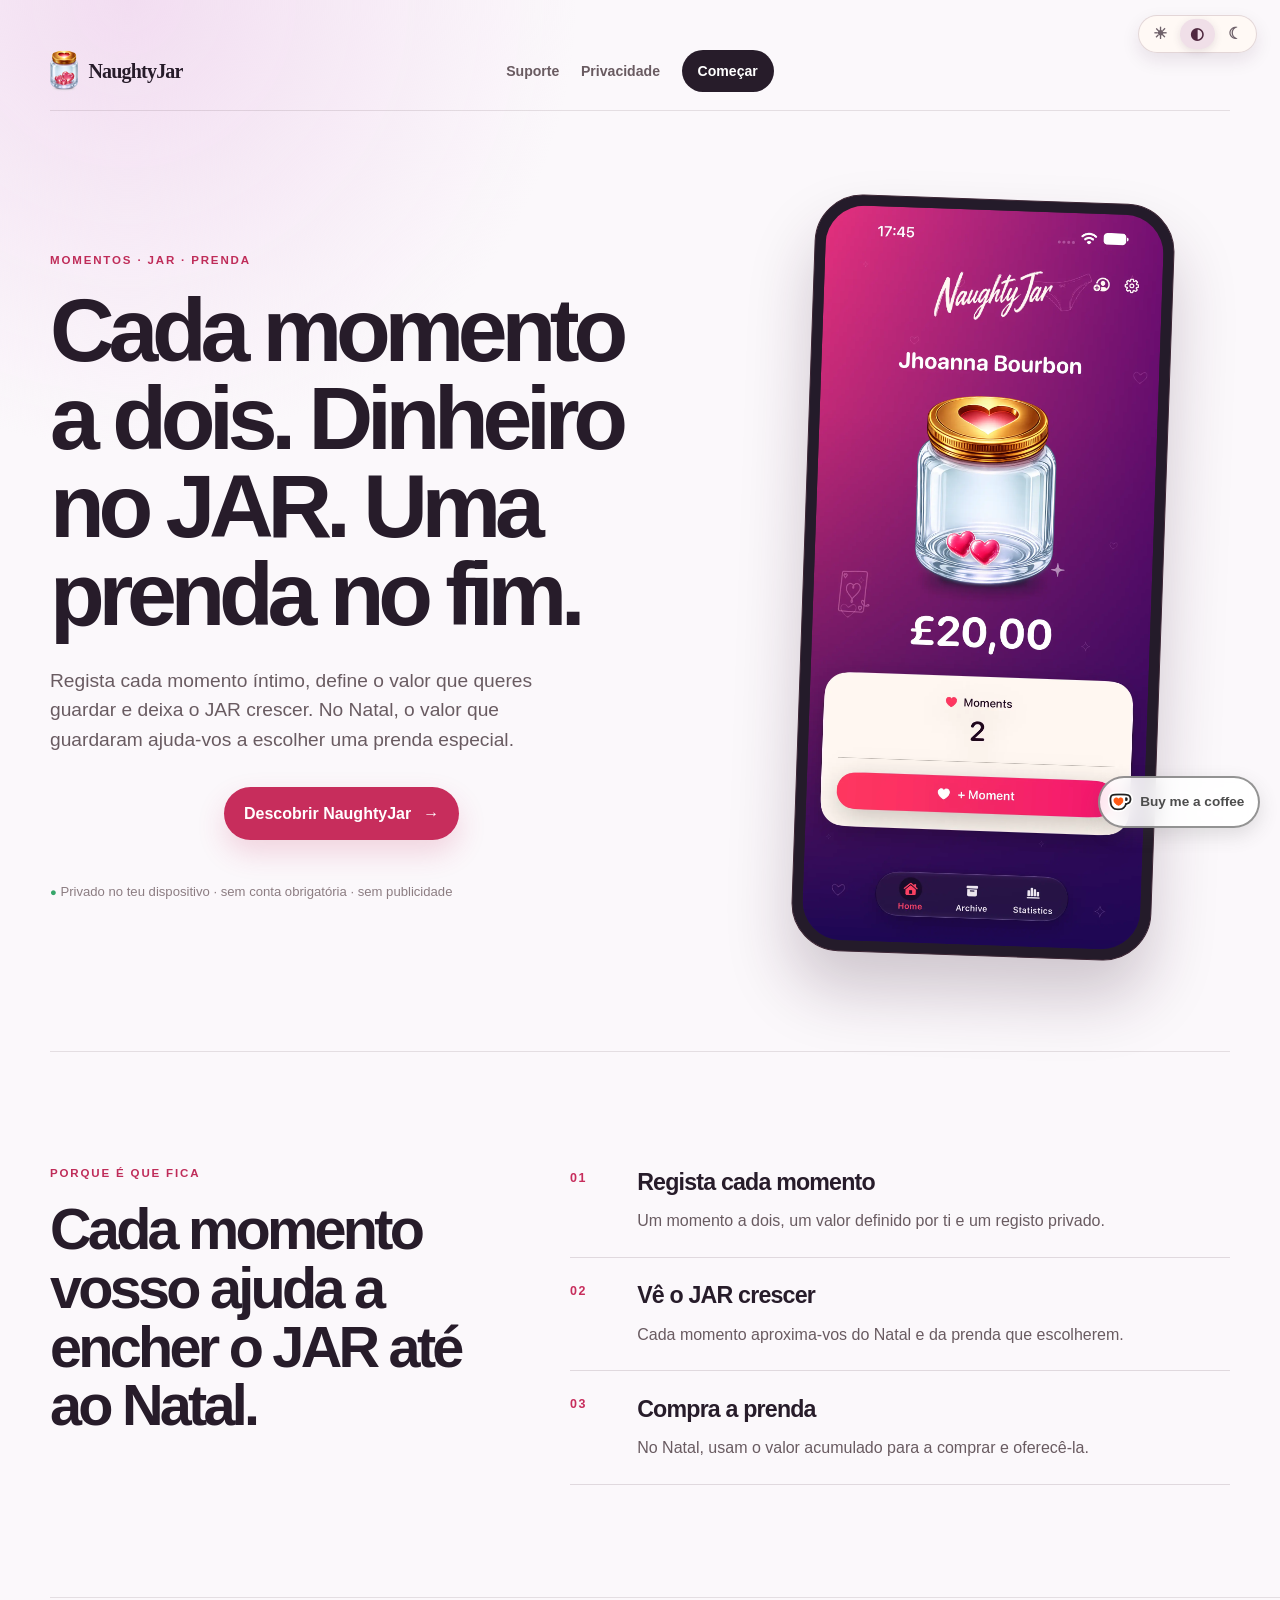
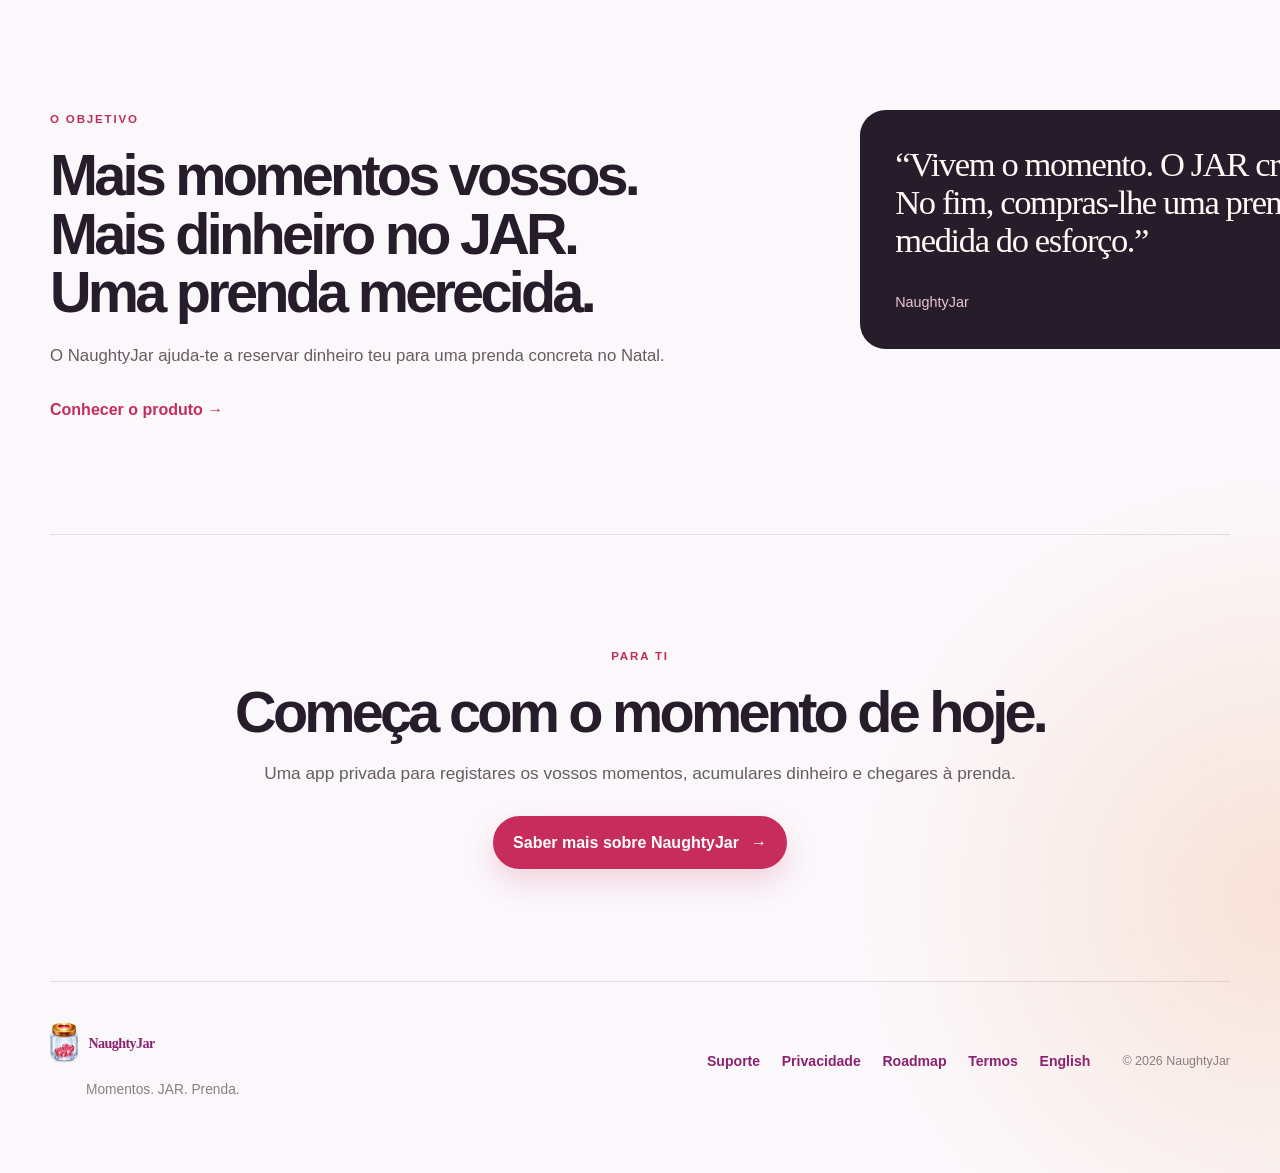
<file: index.html>
<!doctype html>
<html lang="pt-PT">
<head>
  <meta charset="utf-8">
  <meta name="viewport" content="width=device-width, initial-scale=1">
  <meta name="description" content="NaughtyJar — cada momento a dois vira valor no JAR, até chegares à prenda. O teu ritual privado.">
  <meta name="theme-color" content="#fffaf4">
  <title>NaughtyJar — Cada momento. Dinheiro no JAR. Uma prenda no fim.</title>
  <link rel="stylesheet" href="style.css">
  <link rel="icon" type="image/png" href="img/logo.png">
  <script defer src="theme.js"></script>
</head>
<body class="screenshots-disabled">
  <main class="landing">
    <nav class="landing-nav" aria-label="Navegação principal">
      <a class="landing-wordmark" href="index.html"><img src="img/logo.png" alt=""><span>NaughtyJar</span></a>
      <div class="landing-nav-links"><a href="pt/support.html">Suporte</a><a href="pt/privacy.html">Privacidade</a><a class="nav-cta" href="#começar">Começar</a></div>
    </nav>
    <section class="landing-hero" aria-labelledby="hero-title">
      <div class="hero-copy"><p class="eyebrow">MOMENTOS · JAR · PRENDA</p><h1 id="hero-title">Cada momento a dois. Dinheiro no JAR. Uma prenda no fim.</h1><p class="hero-lede">Regista cada momento íntimo, define o valor que queres guardar e deixa o JAR crescer. No Natal, o valor que guardaram ajuda-vos a escolher uma prenda especial.</p><div class="hero-actions"><a class="landing-button landing-button-primary" href="#começar">Descobrir NaughtyJar <span aria-hidden="true">→</span></a><a class="text-link" href="#produto">Ver a app <span aria-hidden="true">↓</span></a></div><p class="quiet-proof"><span aria-hidden="true">●</span> Privado no teu dispositivo · sem conta obrigatória · sem publicidade</p></div>
      <div class="hero-product" aria-label="Ecrã principal do NaughtyJar"><div class="device-frame"><img src="img/app-screens/home-active.webp" alt="Ecrã principal do NaughtyJar"></div></div>

    </section>
    <section class="product-section" id="produto" aria-labelledby="product-title"><div class="section-heading"><p class="eyebrow">O JAR DE NATAL</p><h2 id="product-title">Cada vez que acontece, o JAR cresce.</h2><p>Regista o momento, define o valor e mantém o Natal à vista.</p></div><div class="screen-grid"><div class="product-note"><p class="eyebrow">FEITO PARA A VIDA REAL</p><h3>Sem julgamentos. Sem feeds. Sem ruído.</h3><p>A pessoa com quem estás não precisa de usar a app. Guardam momentos íntimos, enchem o JAR e escolhem uma prenda especial no Natal.</p></div></div></section>
    <section class="benefits-section" aria-labelledby="benefits-title"><div class="benefit-intro"><p class="eyebrow">PORQUE É QUE FICA</p><h2 id="benefits-title">Cada momento vosso ajuda a encher o JAR até ao Natal.</h2></div><div class="benefit-list"><article><span>01</span><div><h3>Regista cada momento</h3><p>Um momento a dois, um valor definido por ti e um registo privado.</p></div></article><article><span>02</span><div><h3>Vê o JAR crescer</h3><p>Cada momento aproxima-vos do Natal e da prenda que escolherem.</p></div></article><article><span>03</span><div><h3>Compra a prenda</h3><p>No Natal, usam o valor acumulado para a comprar e oferecê-la.</p></div></article></div></section>
    <section class="daily-section" aria-labelledby="daily-title"><div class="daily-copy"><p class="eyebrow">O OBJETIVO</p><h2><span>Mais momentos vossos.</span><span>Mais dinheiro no JAR.</span><span>Uma prenda merecida.</span></h2><p>O NaughtyJar ajuda-te a reservar dinheiro teu para uma prenda concreta no Natal.</p><a class="text-link" href="pt/support.html">Conhecer o produto <span aria-hidden="true">→</span></a></div><div class="daily-quote"><p>“Vivem o momento. O JAR cresce. No fim, compras-lhe uma prenda à medida do esforço.”</p><span>NaughtyJar</span></div></section>
    <section class="final-cta" id="começar" aria-labelledby="cta-title"><p class="eyebrow">PARA TI</p><h2>Começa com o momento de hoje.</h2><p>Uma app privada para registares os vossos momentos, acumulares dinheiro e chegares à prenda.</p><a class="landing-button landing-button-primary" href="pt/support.html">Saber mais sobre NaughtyJar <span aria-hidden="true">→</span></a></section>
  </main>
  <footer class="landing-footer"><div><a class="landing-wordmark" href="index.html"><img src="img/logo.png" alt=""><span>NaughtyJar</span></a><p>Momentos. JAR. Prenda.</p></div><nav aria-label="Informação legal"><a href="pt/support.html">Suporte</a><a href="pt/privacy.html">Privacidade</a><a href="pt/roadmap.html">Roadmap</a><a href="pt/terms.html">Termos</a><a href="en/index.html" lang="en">English</a></nav><span class="copyright">© 2026 NaughtyJar</span></footer>
</body>
</html>
</file>
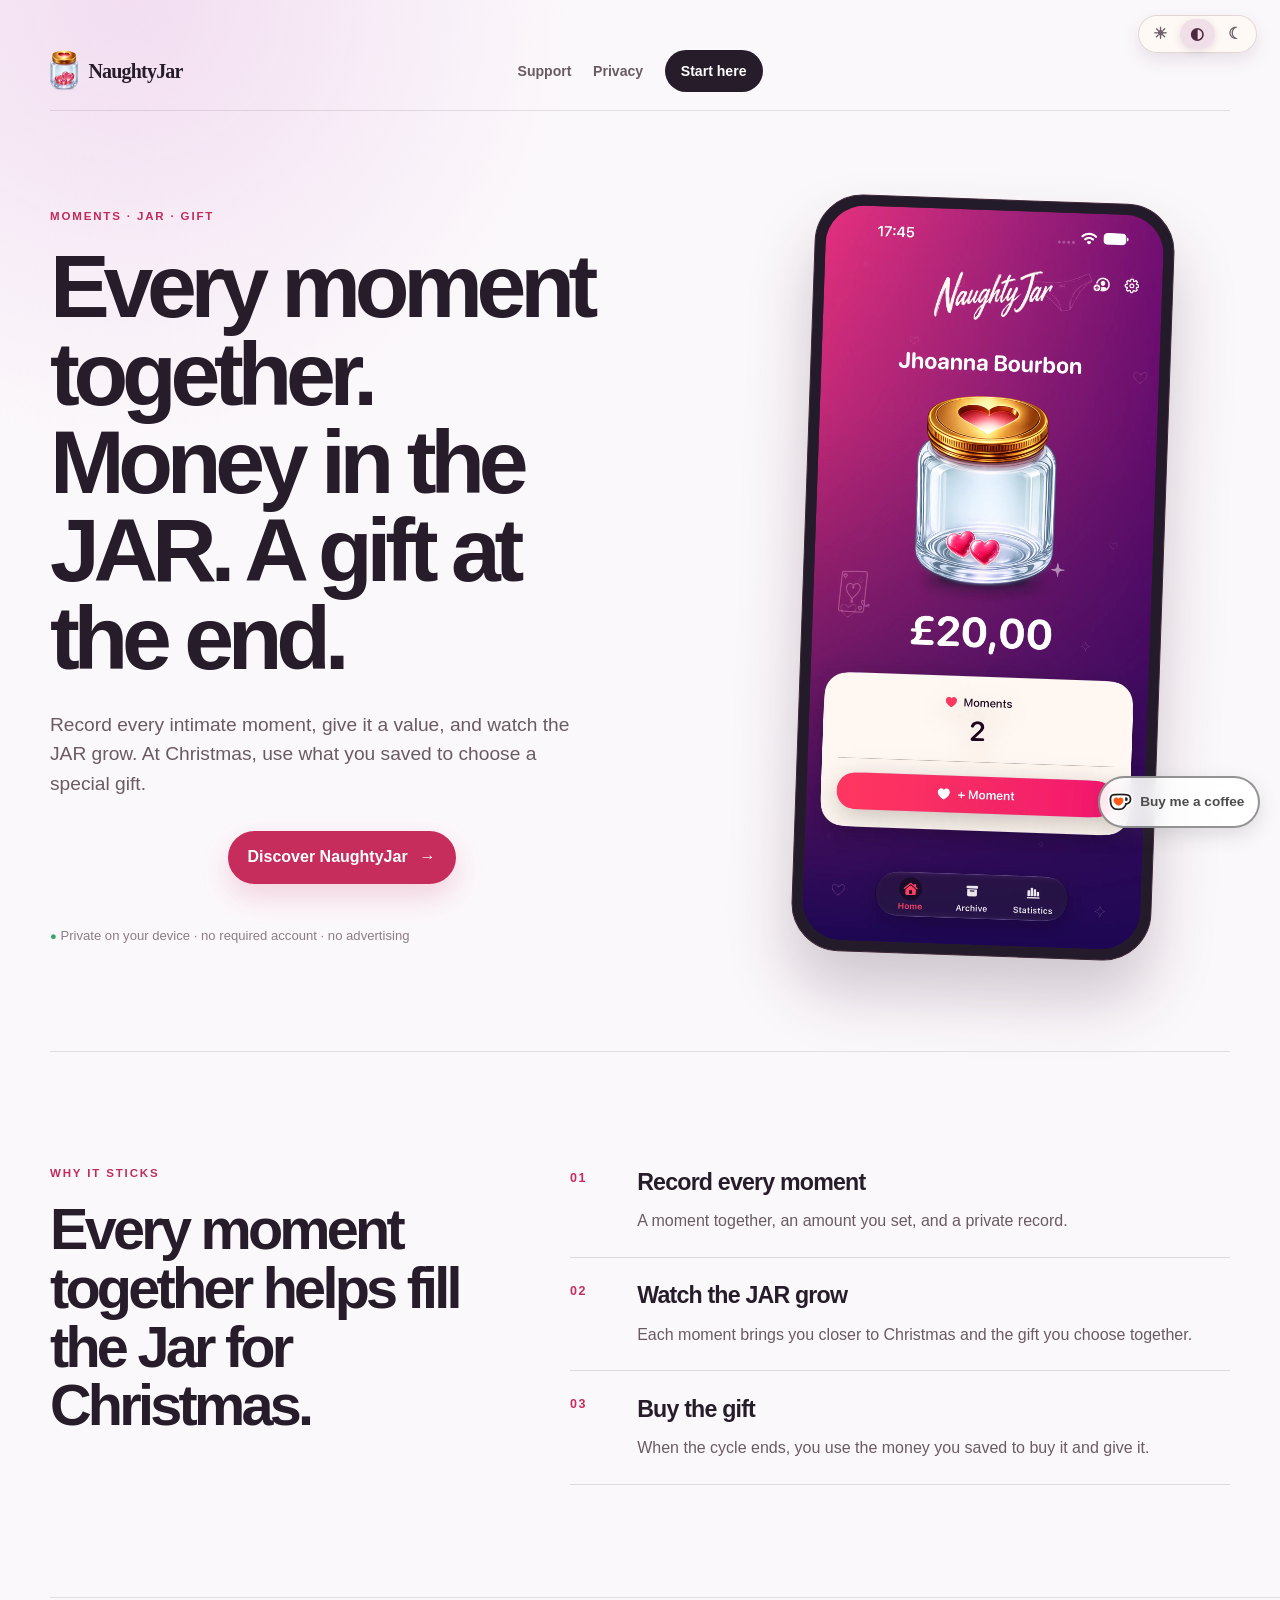
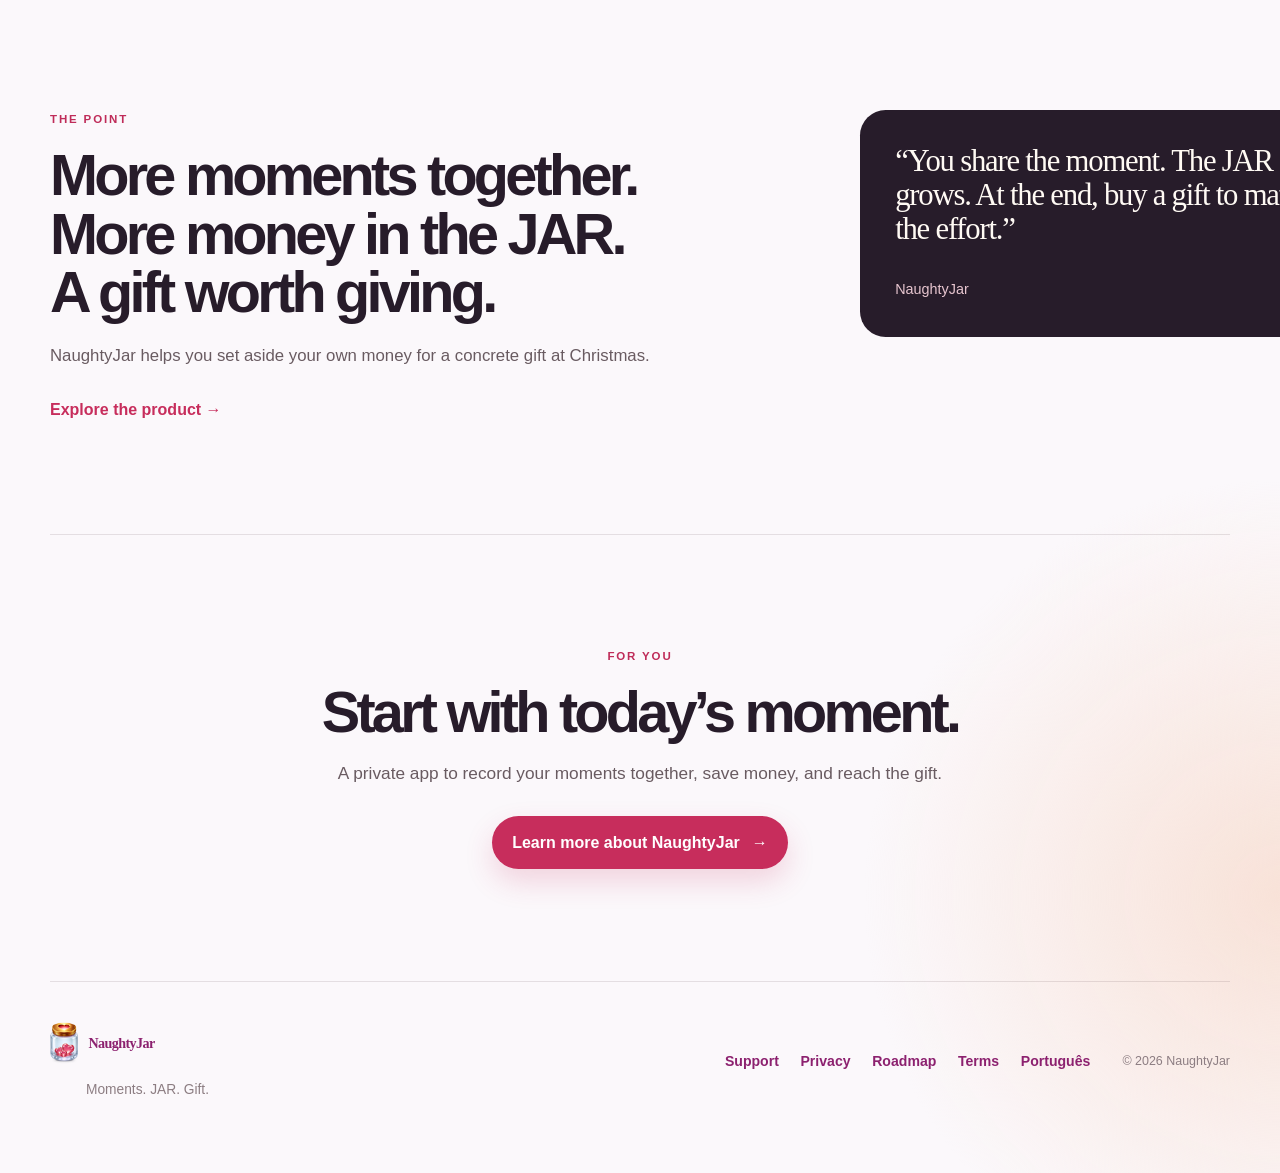
<file: en/index.html>
<!doctype html>
<html lang="en">
<head>
  <meta charset="utf-8">
  <meta name="viewport" content="width=device-width, initial-scale=1">
  <meta name="description" content="NaughtyJar — every moment together turns into value in the JAR, until you reach the gift. Your private ritual.">
  <meta name="theme-color" content="#fffaf4">
  <title>NaughtyJar — Every moment. Money in the JAR. A gift at the end.</title>
  <link rel="stylesheet" href="../style.css">
  <link rel="icon" type="image/png" href="../img/logo.png">
  <script defer src="../theme.js"></script>
</head>
<body class="screenshots-disabled">
  <main class="landing">
    <nav class="landing-nav" aria-label="Main navigation"><a class="landing-wordmark" href="index.html"><img src="../img/logo.png" alt=""><span>NaughtyJar</span></a><div class="landing-nav-links"><a href="support.html">Support</a><a href="privacy.html">Privacy</a><a class="nav-cta" href="#start">Start here</a></div></nav>
    <section class="landing-hero" aria-labelledby="hero-title"><div class="hero-copy"><p class="eyebrow">MOMENTS · JAR · GIFT</p><h1 id="hero-title">Every moment together. Money in the JAR. A gift at the end.</h1><p class="hero-lede">Record every intimate moment, give it a value, and watch the JAR grow. At Christmas, use what you saved to choose a special gift.</p><div class="hero-actions"><a class="landing-button landing-button-primary" href="#start">Discover NaughtyJar <span aria-hidden="true">→</span></a><a class="text-link" href="#product">See the app <span aria-hidden="true">↓</span></a></div><p class="quiet-proof"><span aria-hidden="true">●</span> Private on your device · no required account · no advertising</p></div><div class="hero-product" aria-label="NaughtyJar home screen"><div class="device-frame"><img src="../img/app-screens/home-active.webp" alt="NaughtyJar home screen"></div></div></section>
    <section class="product-section" id="product" aria-labelledby="product-title"><div class="section-heading"><p class="eyebrow">THE APP, WITHOUT THE HYPE</p><h2 id="product-title">Each time it happens, the JAR grows.</h2><p>Record the moment, set its value, and keep Christmas in sight.</p></div><div class="screen-grid"><div class="product-note"><p class="eyebrow">MADE FOR REAL LIFE</p><h3>No judgement. No feeds. No noise.</h3><p>The person you are with does not need to use the app. The record is yours: consensual moments together, your money, and the goal you set. At the end, you buy the gift. The app does not pay you or offer prizes.</p></div></div></section>
    <section class="benefits-section" aria-labelledby="benefits-title"><div class="benefit-intro"><p class="eyebrow">WHY IT STICKS</p><h2 id="benefits-title">Every moment together helps fill the Jar for Christmas.</h2></div><div class="benefit-list"><article><span>01</span><div><h3>Record every moment</h3><p>A moment together, an amount you set, and a private record.</p></div></article><article><span>02</span><div><h3>Watch the JAR grow</h3><p>Each moment brings you closer to Christmas and the gift you choose together.</p></div></article><article><span>03</span><div><h3>Buy the gift</h3><p>When the cycle ends, you use the money you saved to buy it and give it.</p></div></article></div></section>
    <section class="daily-section" aria-labelledby="daily-title"><div class="daily-copy"><p class="eyebrow">THE POINT</p><h2><span>More moments together.</span><span>More money in the JAR.</span><span>A gift worth giving.</span></h2><p>NaughtyJar helps you set aside your own money for a concrete gift at Christmas.</p><a class="text-link" href="support.html">Explore the product <span aria-hidden="true">→</span></a></div><div class="daily-quote"><p>“You share the moment. The JAR grows. At the end, buy a gift to match the effort.”</p><span>NaughtyJar</span></div></section>
    <section class="final-cta" id="start" aria-labelledby="cta-title"><p class="eyebrow">FOR YOU</p><h2>Start with today’s moment.</h2><p>A private app to record your moments together, save money, and reach the gift.</p><a class="landing-button landing-button-primary" href="support.html">Learn more about NaughtyJar <span aria-hidden="true">→</span></a></section>
  </main>
  <footer class="landing-footer"><div><a class="landing-wordmark" href="index.html"><img src="../img/logo.png" alt=""><span>NaughtyJar</span></a><p>Moments. JAR. Gift.</p></div><nav aria-label="Legal information"><a href="support.html">Support</a><a href="privacy.html">Privacy</a><a href="roadmap.html">Roadmap</a><a href="terms.html">Terms</a><a href="../index.html" lang="pt-PT">Português</a></nav><span class="copyright">© 2026 NaughtyJar</span></footer>
</body>
</html>
</file>
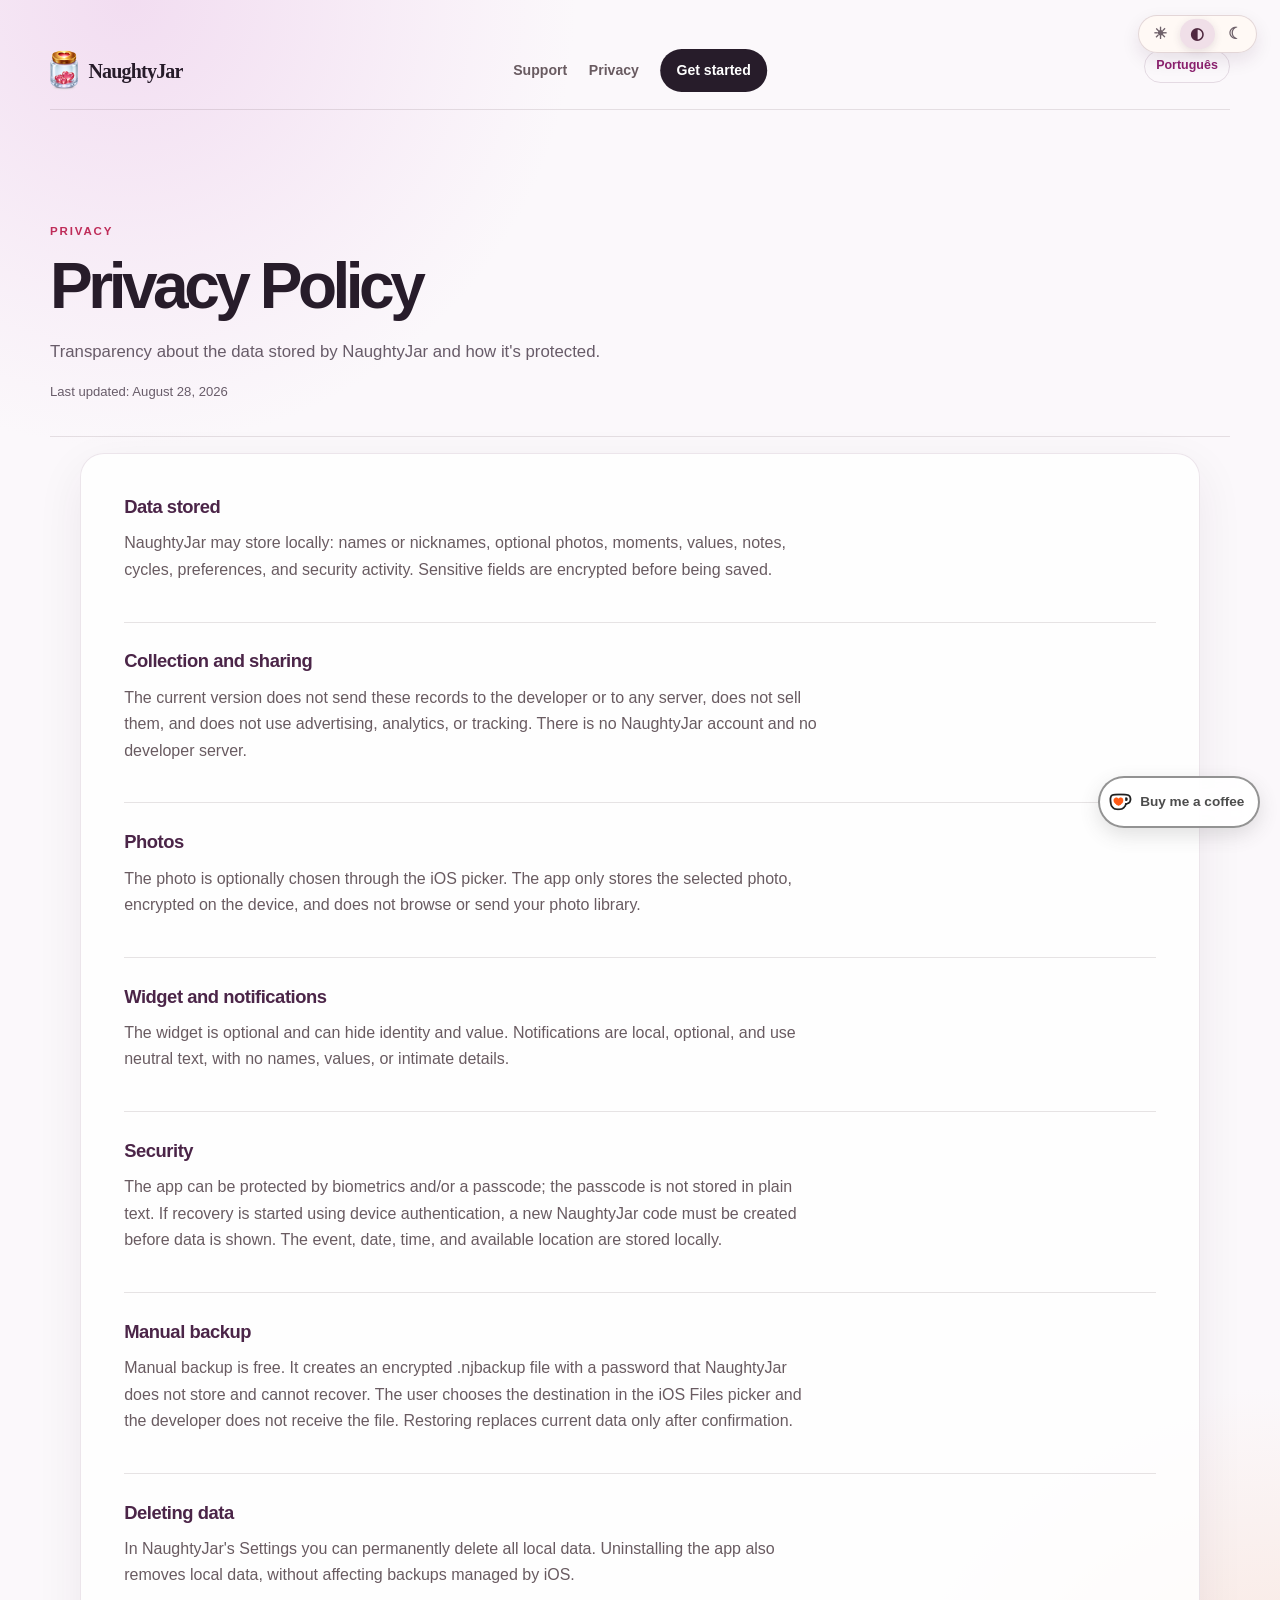
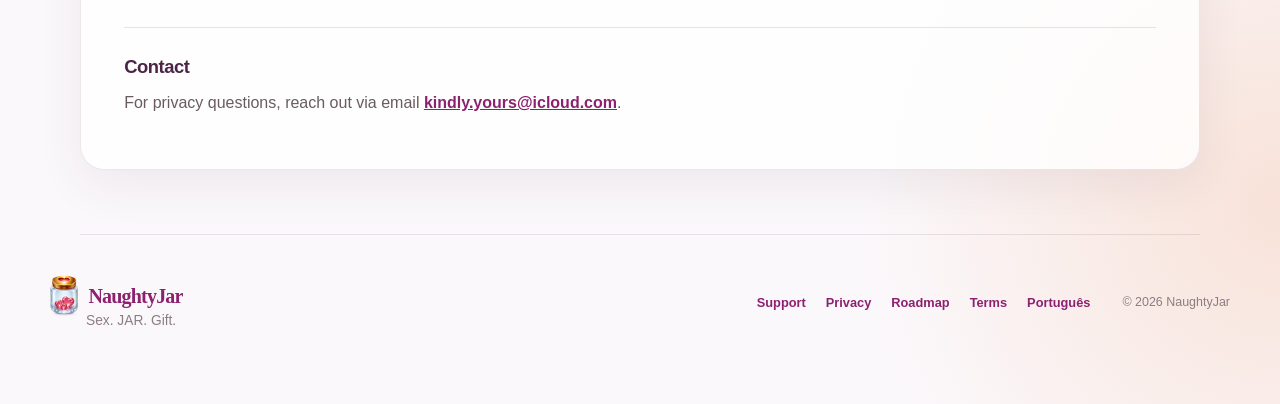
<file: en/privacy.html>
<!doctype html>
<html lang="en">
<head>
  <meta charset="utf-8">
  <meta name="viewport" content="width=device-width, initial-scale=1">
  <title>Privacy Policy — NaughtyJar</title>
  <link rel="stylesheet" href="../style.css">
  <script defer src="../theme.js"></script>
</head>
<body>
<main class="document-page">
  <header class="document-header">
    <a class="back-link" href="../index.html">← NaughtyJar</a>
    <div class="document-title-row">
      <div class="document-brand"><img src="../img/logo.png" alt=""><span>EN</span></div>
      <a class="language-link" href="../pt/privacy.html" lang="pt-PT">Português</a>
    </div>
    <p class="eyebrow">PRIVACY</p>
    <h1>Privacy Policy</h1>
    <p class="document-intro">Transparency about the data stored by NaughtyJar and how it's protected.</p>
    <small>Last updated: August 28, 2026</small>
  </header>
  <section class="document-content">
  <h2>Data stored</h2>
  <p>NaughtyJar may store locally: names or nicknames, optional photos, moments, values, notes, cycles, preferences, and security activity. Sensitive fields are encrypted before being saved.</p>
  <h2>Collection and sharing</h2>
  <p>The current version does not send these records to the developer or to any server, does not sell them, and does not use advertising, analytics, or tracking. There is no NaughtyJar account and no developer server.</p>
  <h2>Photos</h2>
  <p>The photo is optionally chosen through the iOS picker. The app only stores the selected photo, encrypted on the device, and does not browse or send your photo library.</p>
  <h2>Widget and notifications</h2>
  <p>The widget is optional and can hide identity and value. Notifications are local, optional, and use neutral text, with no names, values, or intimate details.</p>
  <h2>Security</h2>
  <p>The app can be protected by biometrics and/or a passcode; the passcode is not stored in plain text. If recovery is started using device authentication, a new NaughtyJar code must be created before data is shown. The event, date, time, and available location are stored locally.</p>
  <h2>Manual backup</h2>
  <p>Manual backup is free. It creates an encrypted .njbackup file with a password that NaughtyJar does not store and cannot recover. The user chooses the destination in the iOS Files picker and the developer does not receive the file. Restoring replaces current data only after confirmation.</p>
  <h2>Deleting data</h2>
  <p>In NaughtyJar's Settings you can permanently delete all local data. Uninstalling the app also removes local data, without affecting backups managed by iOS.</p>
  <h2>Contact</h2>
  <p>For privacy questions, reach out via email <a href="mailto:kindly.yours@icloud.com?subject=NaughtyJar%20%E2%80%94%20Privacy%20%28EN%29&amp;body=Hello%2C%0A%0AI%20have%20a%20question%20about%20NaughtyJar%27s%20privacy%3A%0A%0A-%20%0A%0AThank%20you%21">kindly.yours@icloud.com</a>.</p>
  </section>
</main>
<hr class="footer-divider">
<nav class="language-strip site-language-strip" aria-label="Language"><span>Prefer Portuguese?</span><a href="../pt/privacy.html" lang="pt-PT">Português</a></nav>
<footer class="site-footer"><span>© 2026 NaughtyJar. All rights reserved.</span><nav aria-label="Legal information"><a href="support.html">Support</a><a href="privacy.html">Privacy</a><a href="roadmap.html">Roadmap</a><a href="terms.html">Terms</a></nav></footer>
</body>
</html>
</file>
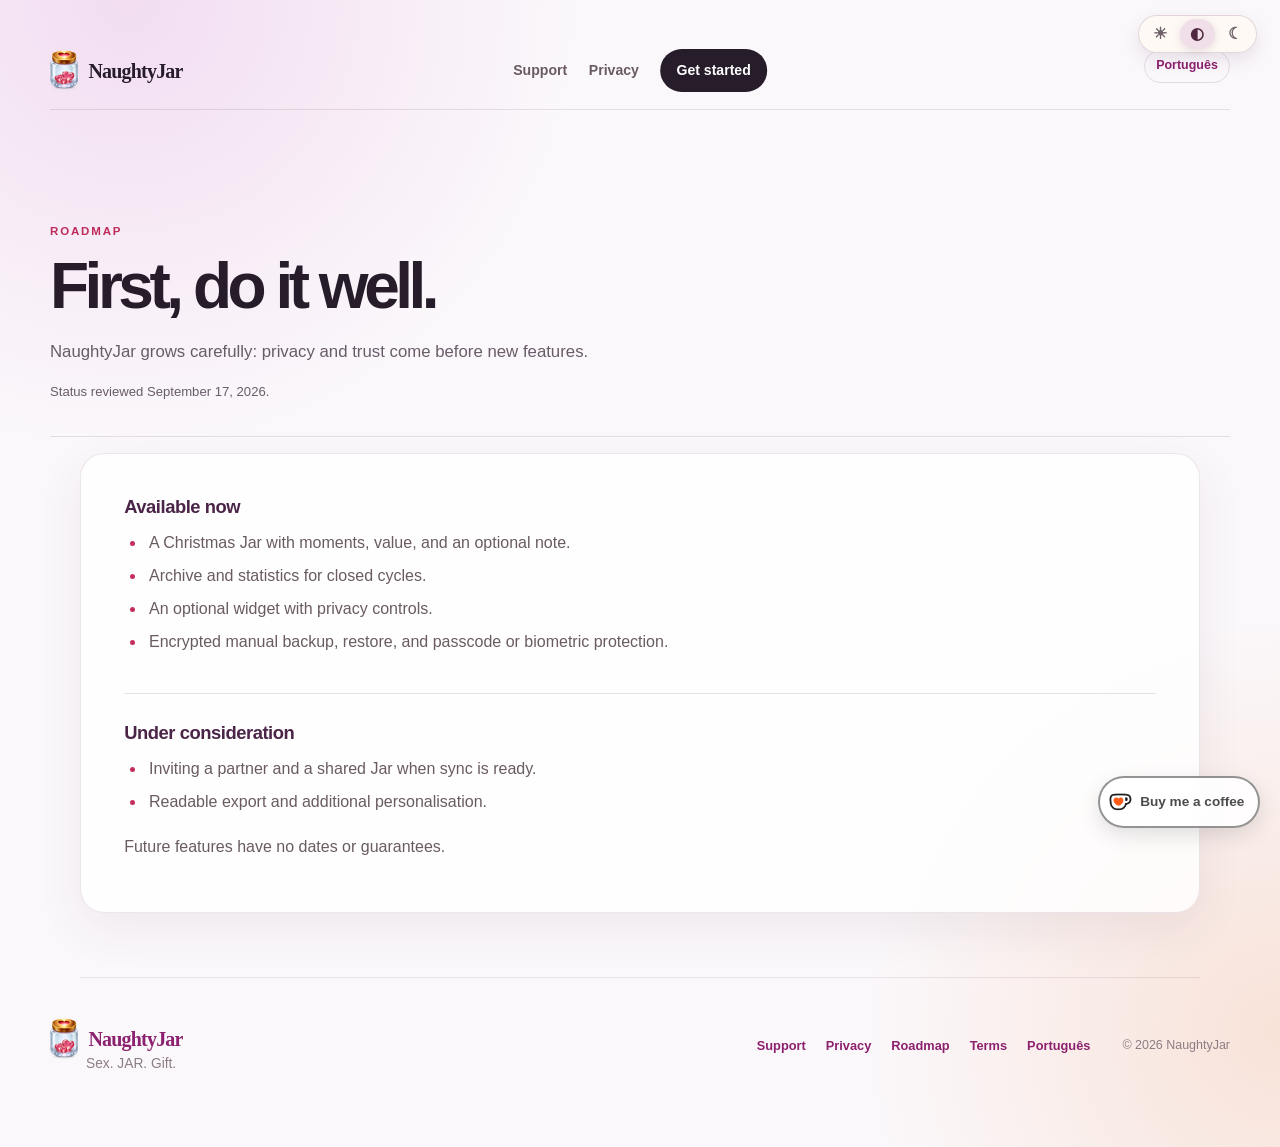
<file: en/roadmap.html>
<!doctype html>
<html lang="en"><head><meta charset="utf-8"><meta name="viewport" content="width=device-width, initial-scale=1"><meta name="description" content="NaughtyJar’s current status and future direction."><title>Roadmap — NaughtyJar</title><link rel="stylesheet" href="../style.css"><link rel="icon" type="image/png" href="../img/logo.png"><script defer src="../theme.js"></script></head>
<body><main class="document-page"><header class="document-header"><a class="back-link" href="../index.html">← NaughtyJar</a><div class="document-title-row"><div class="document-brand"><img src="../img/logo.png" alt=""><span>EN</span></div><a class="language-link" href="../pt/roadmap.html" lang="pt-PT">Português</a></div><p class="eyebrow">ROADMAP</p><h1>First, do it well.</h1><p class="document-intro">NaughtyJar grows carefully: privacy and trust come before new features.</p><small>Status reviewed September 17, 2026.</small></header>
<section class="document-content roadmap"><h2>Available now</h2><ul><li>A Christmas Jar with moments, value, and an optional note.</li><li>Archive and statistics for closed cycles.</li><li>An optional widget with privacy controls.</li><li>Encrypted manual backup, restore, and passcode or biometric protection.</li></ul><h2>Under consideration</h2><ul><li>Inviting a partner and a shared Jar when sync is ready.</li><li>Readable export and additional personalisation.</li></ul><p>Future features have no dates or guarantees.</p></section></main>
<hr class="footer-divider">
<nav class="language-strip site-language-strip" aria-label="Language"><span>Prefer Portuguese?</span><a href="../pt/roadmap.html" lang="pt-PT">Português</a></nav>
<footer class="site-footer"><span>© 2026 NaughtyJar. All rights reserved.</span><nav aria-label="Legal information"><a href="support.html">Support</a><a href="privacy.html">Privacy</a><a href="roadmap.html">Roadmap</a><a href="terms.html">Terms</a></nav></footer>
</body></html>
</file>
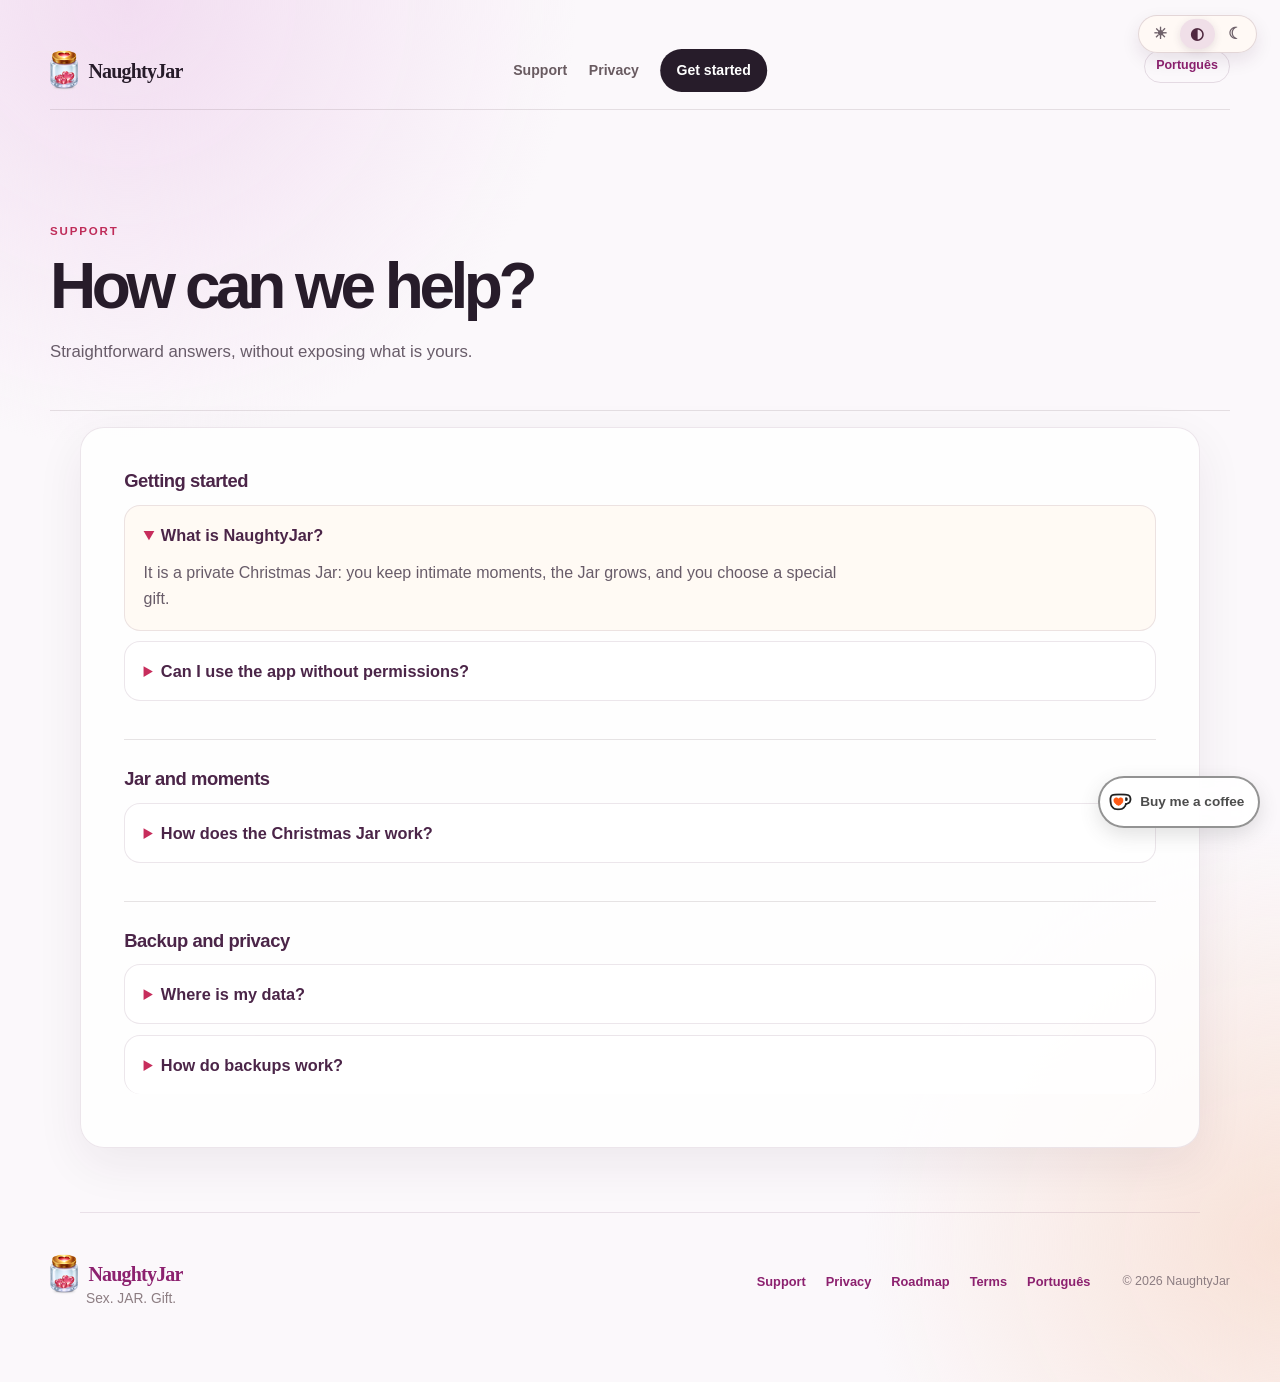
<file: en/support.html>
<!doctype html>
<html lang="en"><head><meta charset="utf-8"><meta name="viewport" content="width=device-width, initial-scale=1"><meta name="description" content="NaughtyJar help and frequently asked questions."><title>Support — NaughtyJar</title><link rel="stylesheet" href="../style.css"><link rel="icon" type="image/png" href="../img/logo.png"><script defer src="../theme.js"></script></head>
<body><main class="document-page"><header class="document-header"><a class="back-link" href="../index.html">← NaughtyJar</a><div class="document-title-row"><div class="document-brand"><img src="../img/logo.png" alt=""><span>EN</span></div><a class="language-link" href="../pt/support.html" lang="pt-PT">Português</a></div><p class="eyebrow">SUPPORT</p><h1>How can we help?</h1><p class="document-intro">Straightforward answers, without exposing what is yours.</p></header>
<section class="document-content faq"><h2>Getting started</h2><details open><summary>What is NaughtyJar?</summary><p>It is a private Christmas Jar: you keep intimate moments, the Jar grows, and you choose a special gift.</p></details><details><summary>Can I use the app without permissions?</summary><p>Yes. Photos, notifications, biometrics, and the widget are optional.</p></details><h2>Jar and moments</h2><details><summary>How does the Christmas Jar work?</summary><p>Record moments throughout the year and follow the saved value. The cycle is kept in the archive after Christmas.</p></details><h2>Backup and privacy</h2><details><summary>Where is my data?</summary><p>On your device. There is no NaughtyJar account or active sync.</p></details><details><summary>How do backups work?</summary><p>They are free and encrypted with a password you choose. The password cannot be recovered.</p></details></section>
</main>
<hr class="footer-divider">
<nav class="language-strip site-language-strip" aria-label="Language"><span>Prefer Portuguese?</span><a href="../pt/support.html" lang="pt-PT">Português</a></nav>
<footer class="site-footer"><span>© 2026 NaughtyJar. All rights reserved.</span><nav aria-label="Legal information"><a href="support.html">Support</a><a href="privacy.html">Privacy</a><a href="roadmap.html">Roadmap</a><a href="terms.html">Terms</a></nav></footer>
</body>
</html>
</file>
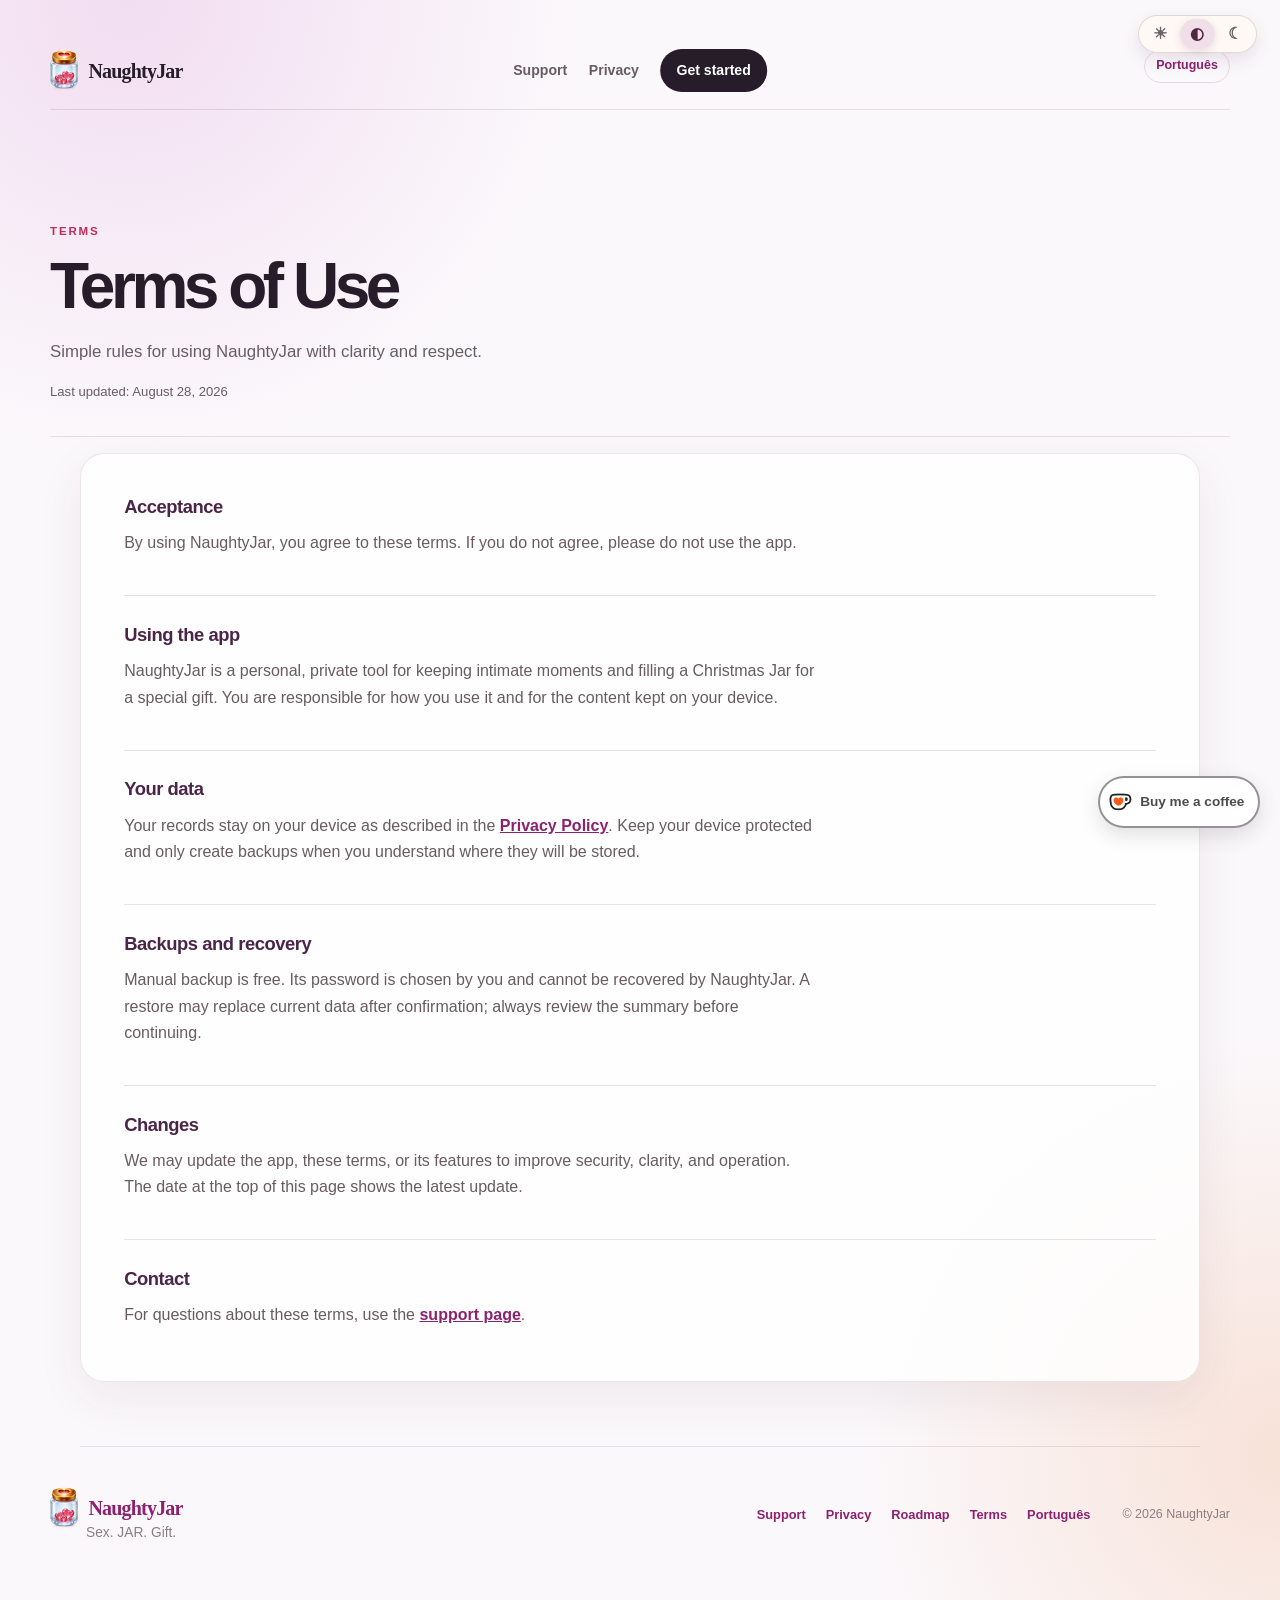
<file: en/terms.html>
<!doctype html>
<html lang="en">
<head>
  <meta charset="utf-8">
  <meta name="viewport" content="width=device-width, initial-scale=1">
  <title>Terms of Use — NaughtyJar</title>
  <link rel="stylesheet" href="../style.css">
  <script defer src="../theme.js"></script>
</head>
<body>
<main class="document-page">
  <header class="document-header">
    <a class="back-link" href="../index.html">← NaughtyJar</a>
    <div class="document-title-row"><div class="document-brand"><img src="../img/logo.png" alt=""><span>EN</span></div><a class="language-link" href="../pt/terms.html" lang="pt-PT">Português</a></div>
    <p class="eyebrow">TERMS</p>
    <h1>Terms of Use</h1>
    <p class="document-intro">Simple rules for using NaughtyJar with clarity and respect.</p>
    <small>Last updated: August 28, 2026</small>
  </header>
  <section class="document-content">
    <h2>Acceptance</h2>
    <p>By using NaughtyJar, you agree to these terms. If you do not agree, please do not use the app.</p>
    <h2>Using the app</h2>
    <p>NaughtyJar is a personal, private tool for keeping intimate moments and filling a Christmas Jar for a special gift. You are responsible for how you use it and for the content kept on your device.</p>
    <h2>Your data</h2>
    <p>Your records stay on your device as described in the <a href="privacy.html">Privacy Policy</a>. Keep your device protected and only create backups when you understand where they will be stored.</p>
    <h2>Backups and recovery</h2>
    <p>Manual backup is free. Its password is chosen by you and cannot be recovered by NaughtyJar. A restore may replace current data after confirmation; always review the summary before continuing.</p>
    <h2>Changes</h2>
    <p>We may update the app, these terms, or its features to improve security, clarity, and operation. The date at the top of this page shows the latest update.</p>
    <h2>Contact</h2>
    <p>For questions about these terms, use the <a href="support.html">support page</a>.</p>
  </section>
</main>
<hr class="footer-divider">
<nav class="language-strip site-language-strip" aria-label="Language"><span>Prefer Portuguese?</span><a href="../pt/terms.html" lang="pt-PT">Português</a></nav>
<footer class="site-footer"><span>© 2026 NaughtyJar. All rights reserved.</span><nav aria-label="Legal information"><a href="support.html">Support</a><a href="privacy.html">Privacy</a><a href="roadmap.html">Roadmap</a><a href="terms.html">Terms</a></nav></footer>
</body>
</html>
</file>
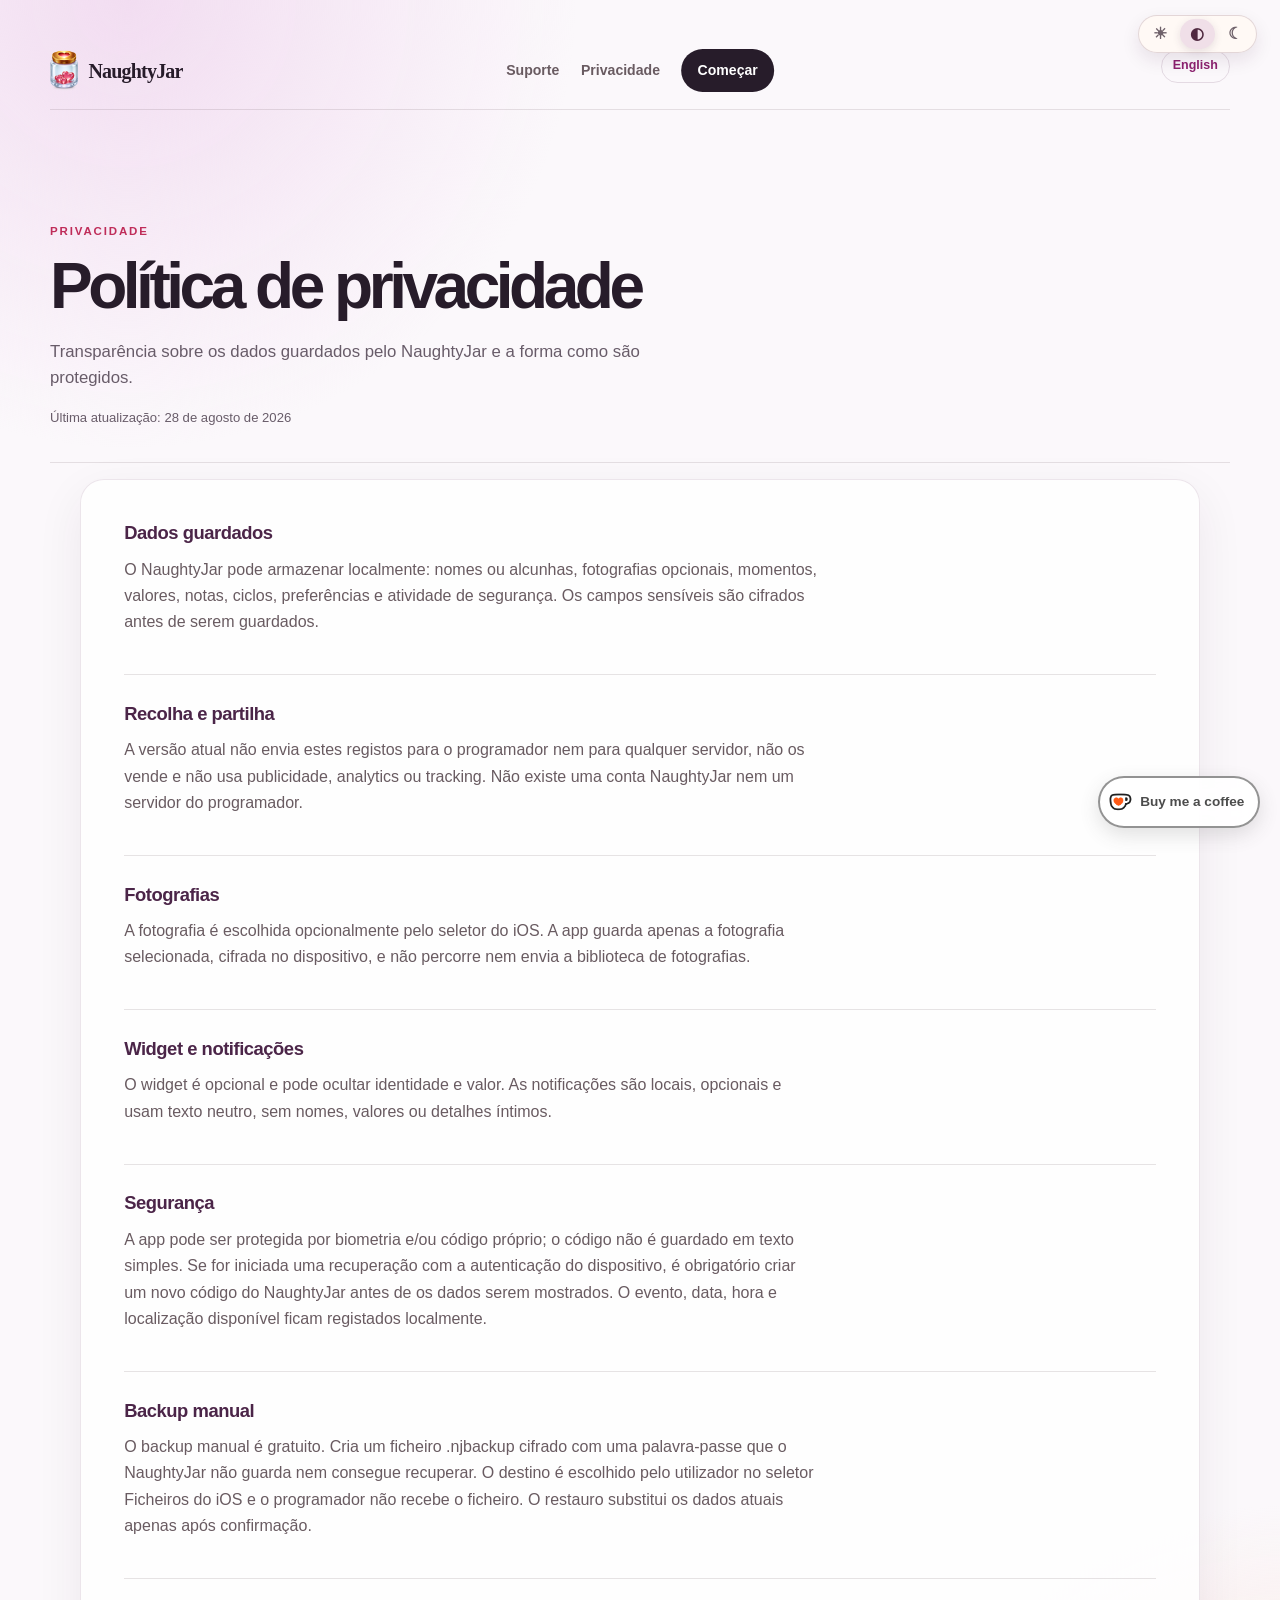
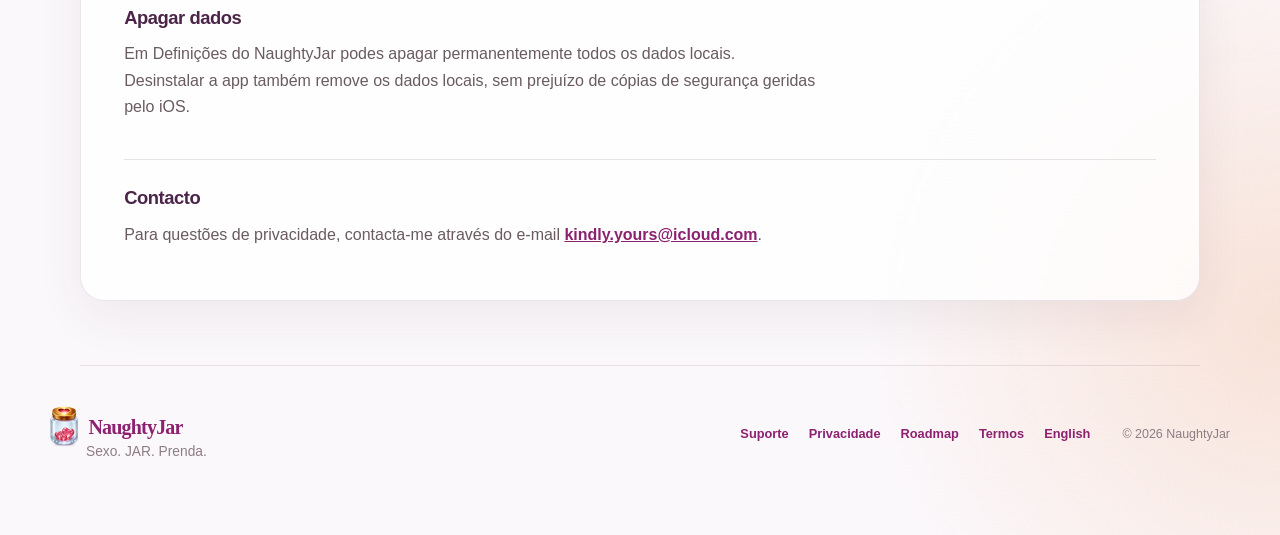
<file: pt/privacy.html>
<!doctype html>
<html lang="pt-PT">
<head>
  <meta charset="utf-8">
  <meta name="viewport" content="width=device-width, initial-scale=1">
  <title>Política de privacidade — NaughtyJar</title>
  <link rel="stylesheet" href="../style.css">
  <script defer src="../theme.js"></script>
</head>
<body>
<main class="document-page">
  <header class="document-header">
    <a class="back-link" href="../index.html">← NaughtyJar</a>
    <div class="document-title-row">
      <div class="document-brand"><img src="../img/logo.png" alt=""><span>PT</span></div>
      <a class="language-link" href="../en/privacy.html" lang="en">English</a>
    </div>
    <p class="eyebrow">PRIVACIDADE</p>
    <h1>Política de privacidade</h1>
    <p class="document-intro">Transparência sobre os dados guardados pelo NaughtyJar e a forma como são protegidos.</p>
    <small>Última atualização: 28 de agosto de 2026</small>
  </header>
  <section class="document-content">
  <h2>Dados guardados</h2>
  <p>O NaughtyJar pode armazenar localmente: nomes ou alcunhas, fotografias opcionais, momentos, valores, notas, ciclos, preferências e atividade de segurança. Os campos sensíveis são cifrados antes de serem guardados.</p>
  <h2>Recolha e partilha</h2>
  <p>A versão atual não envia estes registos para o programador nem para qualquer servidor, não os vende e não usa publicidade, analytics ou tracking. Não existe uma conta NaughtyJar nem um servidor do programador.</p>
  <h2>Fotografias</h2>
  <p>A fotografia é escolhida opcionalmente pelo seletor do iOS. A app guarda apenas a fotografia selecionada, cifrada no dispositivo, e não percorre nem envia a biblioteca de fotografias.</p>
  <h2>Widget e notificações</h2>
  <p>O widget é opcional e pode ocultar identidade e valor. As notificações são locais, opcionais e usam texto neutro, sem nomes, valores ou detalhes íntimos.</p>
  <h2>Segurança</h2>
  <p>A app pode ser protegida por biometria e/ou código próprio; o código não é guardado em texto simples. Se for iniciada uma recuperação com a autenticação do dispositivo, é obrigatório criar um novo código do NaughtyJar antes de os dados serem mostrados. O evento, data, hora e localização disponível ficam registados localmente.</p>
  <h2>Backup manual</h2>
  <p>O backup manual é gratuito. Cria um ficheiro .njbackup cifrado com uma palavra-passe que o NaughtyJar não guarda nem consegue recuperar. O destino é escolhido pelo utilizador no seletor Ficheiros do iOS e o programador não recebe o ficheiro. O restauro substitui os dados atuais apenas após confirmação.</p>
  <h2>Apagar dados</h2>
  <p>Em Definições do NaughtyJar podes apagar permanentemente todos os dados locais. Desinstalar a app também remove os dados locais, sem prejuízo de cópias de segurança geridas pelo iOS.</p>
  <h2>Contacto</h2>
  <p>Para questões de privacidade, contacta-me através do e-mail <a href="mailto:kindly.yours@icloud.com?subject=NaughtyJar%20%E2%80%94%20Privacidade%20%28PT%29&amp;body=Ol%C3%A1%2C%0A%0ATenho%20uma%20quest%C3%A3o%20sobre%20a%20privacidade%20do%20NaughtyJar%3A%0A%0A-%20%0A%0AObrigado%21">kindly.yours@icloud.com</a>.</p>
  </section>
</main>
<hr class="footer-divider">
<nav class="language-strip site-language-strip" aria-label="Idioma"><span>Prefer English?</span><a href="../en/privacy.html" lang="en">English</a></nav>
<footer class="site-footer"><span>© 2026 NaughtyJar. Todos os direitos reservados.</span>
  <nav aria-label="Informação legal"><a href="support.html">Suporte</a><a href="privacy.html">Privacidade</a><a href="roadmap.html">Roadmap</a><a href="terms.html">Termos</a></nav>
</footer>
</body>
</html>
</file>
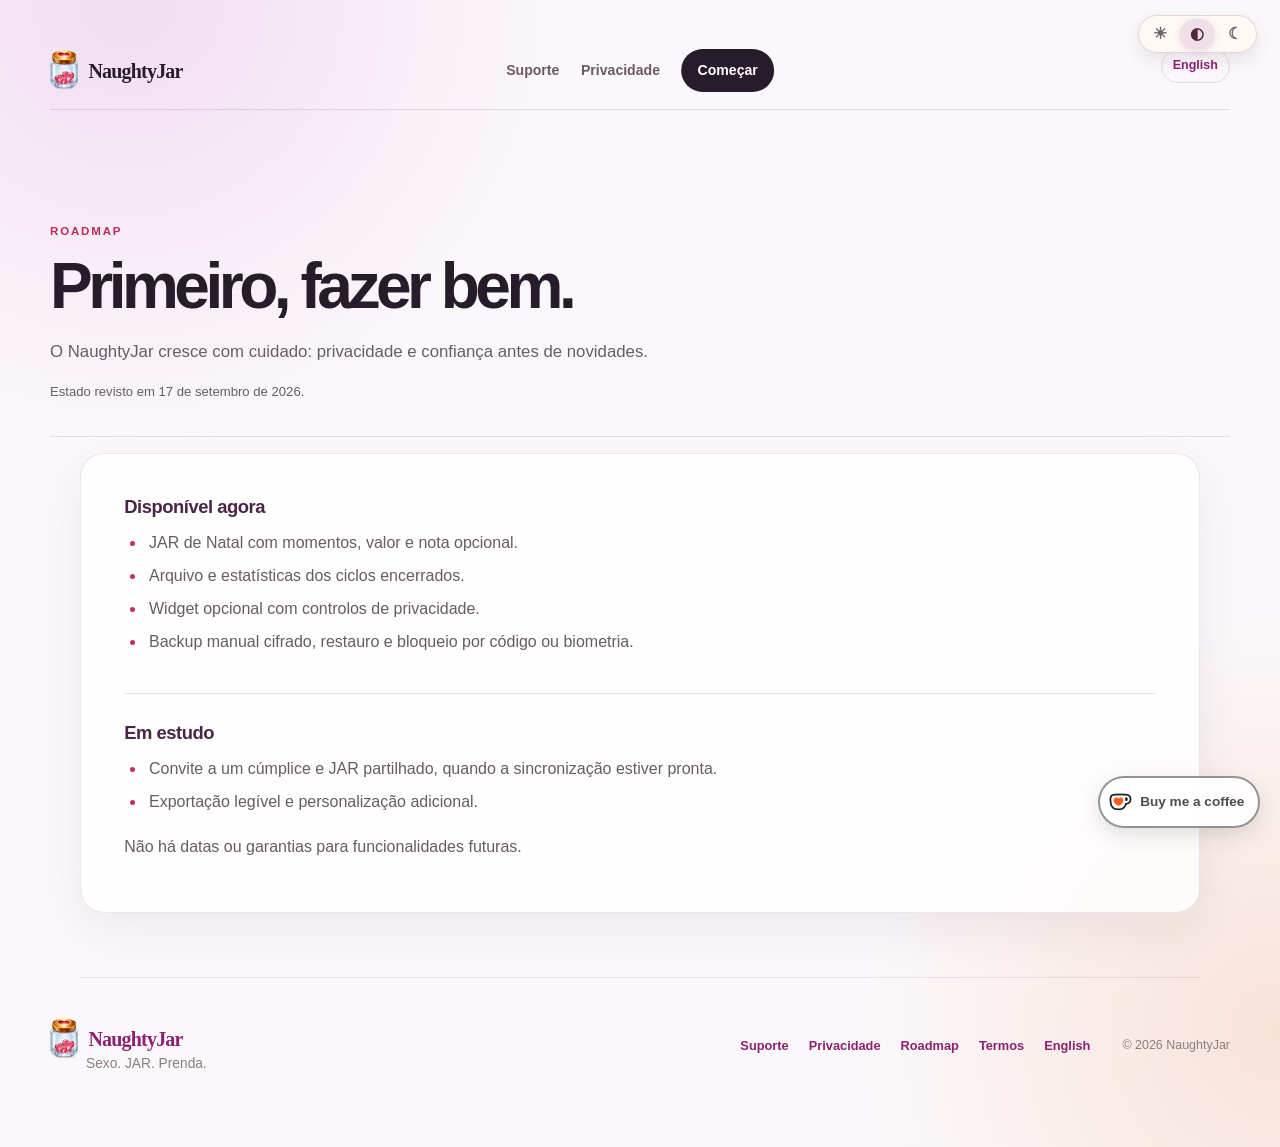
<file: pt/roadmap.html>
<!doctype html>
<html lang="pt-PT"><head><meta charset="utf-8"><meta name="viewport" content="width=device-width, initial-scale=1"><meta name="description" content="Estado e direção futura do NaughtyJar."><title>Roadmap — NaughtyJar</title><link rel="stylesheet" href="../style.css"><link rel="icon" type="image/png" href="../img/logo.png"><script defer src="../theme.js"></script></head>
<body><main class="document-page"><header class="document-header"><a class="back-link" href="../index.html">← NaughtyJar</a><div class="document-title-row"><div class="document-brand"><img src="../img/logo.png" alt=""><span>PT</span></div><a class="language-link" href="../en/roadmap.html" lang="en">English</a></div><p class="eyebrow">ROADMAP</p><h1>Primeiro, fazer bem.</h1><p class="document-intro">O NaughtyJar cresce com cuidado: privacidade e confiança antes de novidades.</p><small>Estado revisto em 17 de setembro de 2026.</small></header>
<section class="document-content roadmap"><h2>Disponível agora</h2><ul><li>JAR de Natal com momentos, valor e nota opcional.</li><li>Arquivo e estatísticas dos ciclos encerrados.</li><li>Widget opcional com controlos de privacidade.</li><li>Backup manual cifrado, restauro e bloqueio por código ou biometria.</li></ul><h2>Em estudo</h2><ul><li>Convite a um cúmplice e JAR partilhado, quando a sincronização estiver pronta.</li><li>Exportação legível e personalização adicional.</li></ul><p>Não há datas ou garantias para funcionalidades futuras.</p></section></main>
<hr class="footer-divider">
<nav class="language-strip site-language-strip" aria-label="Idioma"><span>Prefer English?</span><a href="../en/roadmap.html" lang="en">English</a></nav>
<footer class="site-footer"><span>© 2026 NaughtyJar. Todos os direitos reservados.</span><nav aria-label="Informação legal"><a href="support.html">Suporte</a><a href="privacy.html">Privacidade</a><a href="roadmap.html">Roadmap</a><a href="terms.html">Termos</a></nav></footer>
</body></html>
</file>
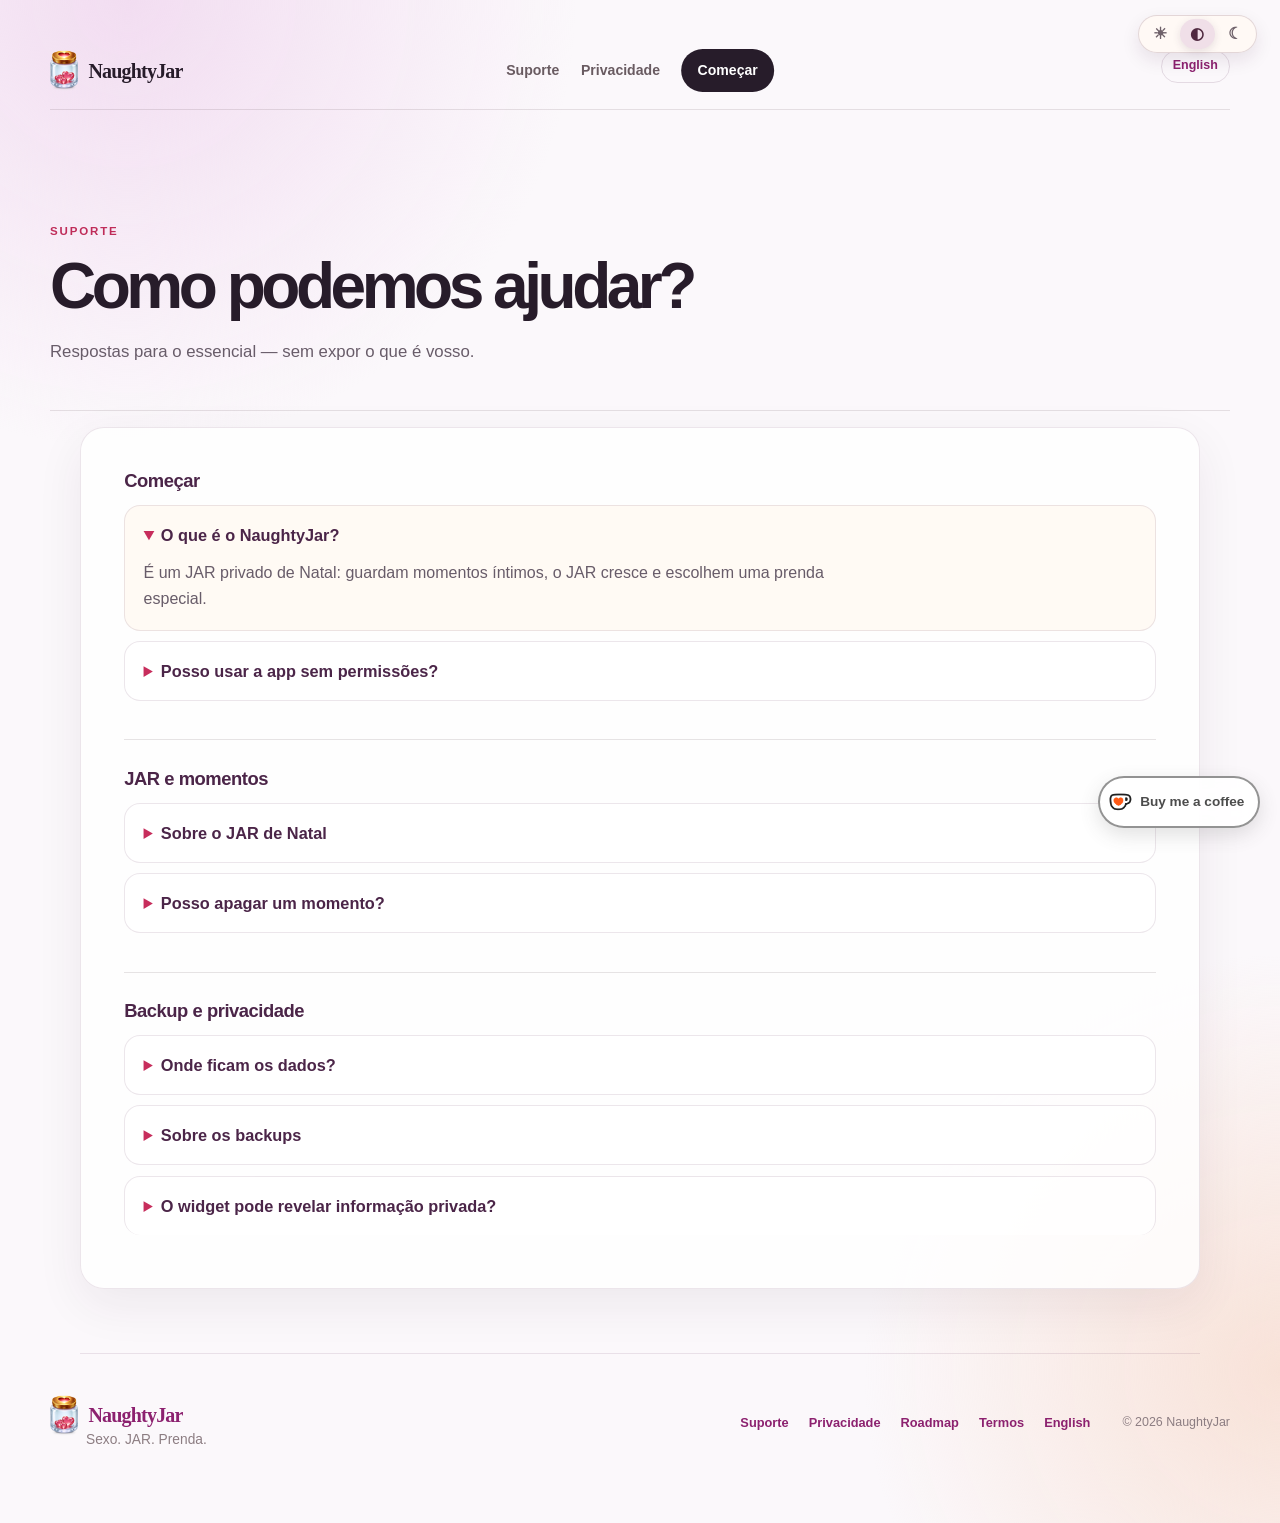
<file: pt/support.html>
<!doctype html>
<html lang="pt-PT"><head><meta charset="utf-8"><meta name="viewport" content="width=device-width, initial-scale=1"><meta name="description" content="Ajuda e perguntas frequentes do NaughtyJar."><title>Suporte — NaughtyJar</title><link rel="stylesheet" href="../style.css"><link rel="icon" type="image/png" href="../img/logo.png"><script defer src="../theme.js"></script></head>
<body><main class="document-page"><header class="document-header"><a class="back-link" href="../index.html">← NaughtyJar</a><div class="document-title-row"><div class="document-brand"><img src="../img/logo.png" alt=""><span>PT</span></div><a class="language-link" href="../en/support.html" lang="en">English</a></div><p class="eyebrow">SUPORTE</p><h1>Como podemos ajudar?</h1><p class="document-intro">Respostas para o essencial — sem expor o que é vosso.</p></header>
<section class="document-content faq"><h2>Começar</h2><details open><summary>O que é o NaughtyJar?</summary><p>É um JAR privado de Natal: guardam momentos íntimos, o JAR cresce e escolhem uma prenda especial.</p></details><details><summary>Posso usar a app sem permissões?</summary><p>Sim. Fotografias, notificações, biometria e widget são opcionais.</p></details><h2>JAR e momentos</h2><details><summary>Sobre o JAR de Natal</summary><p>Regista momentos ao longo do ano e acompanha o valor acumulado. O ciclo é guardado no arquivo depois do Natal.</p></details><details><summary>Posso apagar um momento?</summary><p>Sim. A eliminação é permanente, por isso pede confirmação.</p></details><h2>Backup e privacidade</h2><details><summary>Onde ficam os dados?</summary><p>Ficam no dispositivo. Não existe conta NaughtyJar nem sincronização ativa.</p></details><details><summary>Sobre os backups</summary><p>São gratuitos e cifrados com uma palavra-passe tua. A palavra-passe não pode ser recuperada.</p></details><details><summary>O widget pode revelar informação privada?</summary><p>É opcional e permite ocultar identidade e valor.</p></details></section>
</main>
<hr class="footer-divider">
<nav class="language-strip site-language-strip" aria-label="Idioma"><span>Prefer English?</span><a href="../en/support.html" lang="en">English</a></nav>
<footer class="site-footer"><span>© 2026 NaughtyJar. Todos os direitos reservados.</span>
  <nav aria-label="Informação legal"><a href="support.html">Suporte</a><a href="privacy.html">Privacidade</a><a href="roadmap.html">Roadmap</a><a href="terms.html">Termos</a></nav>
</footer>
</body>
</html>
</file>
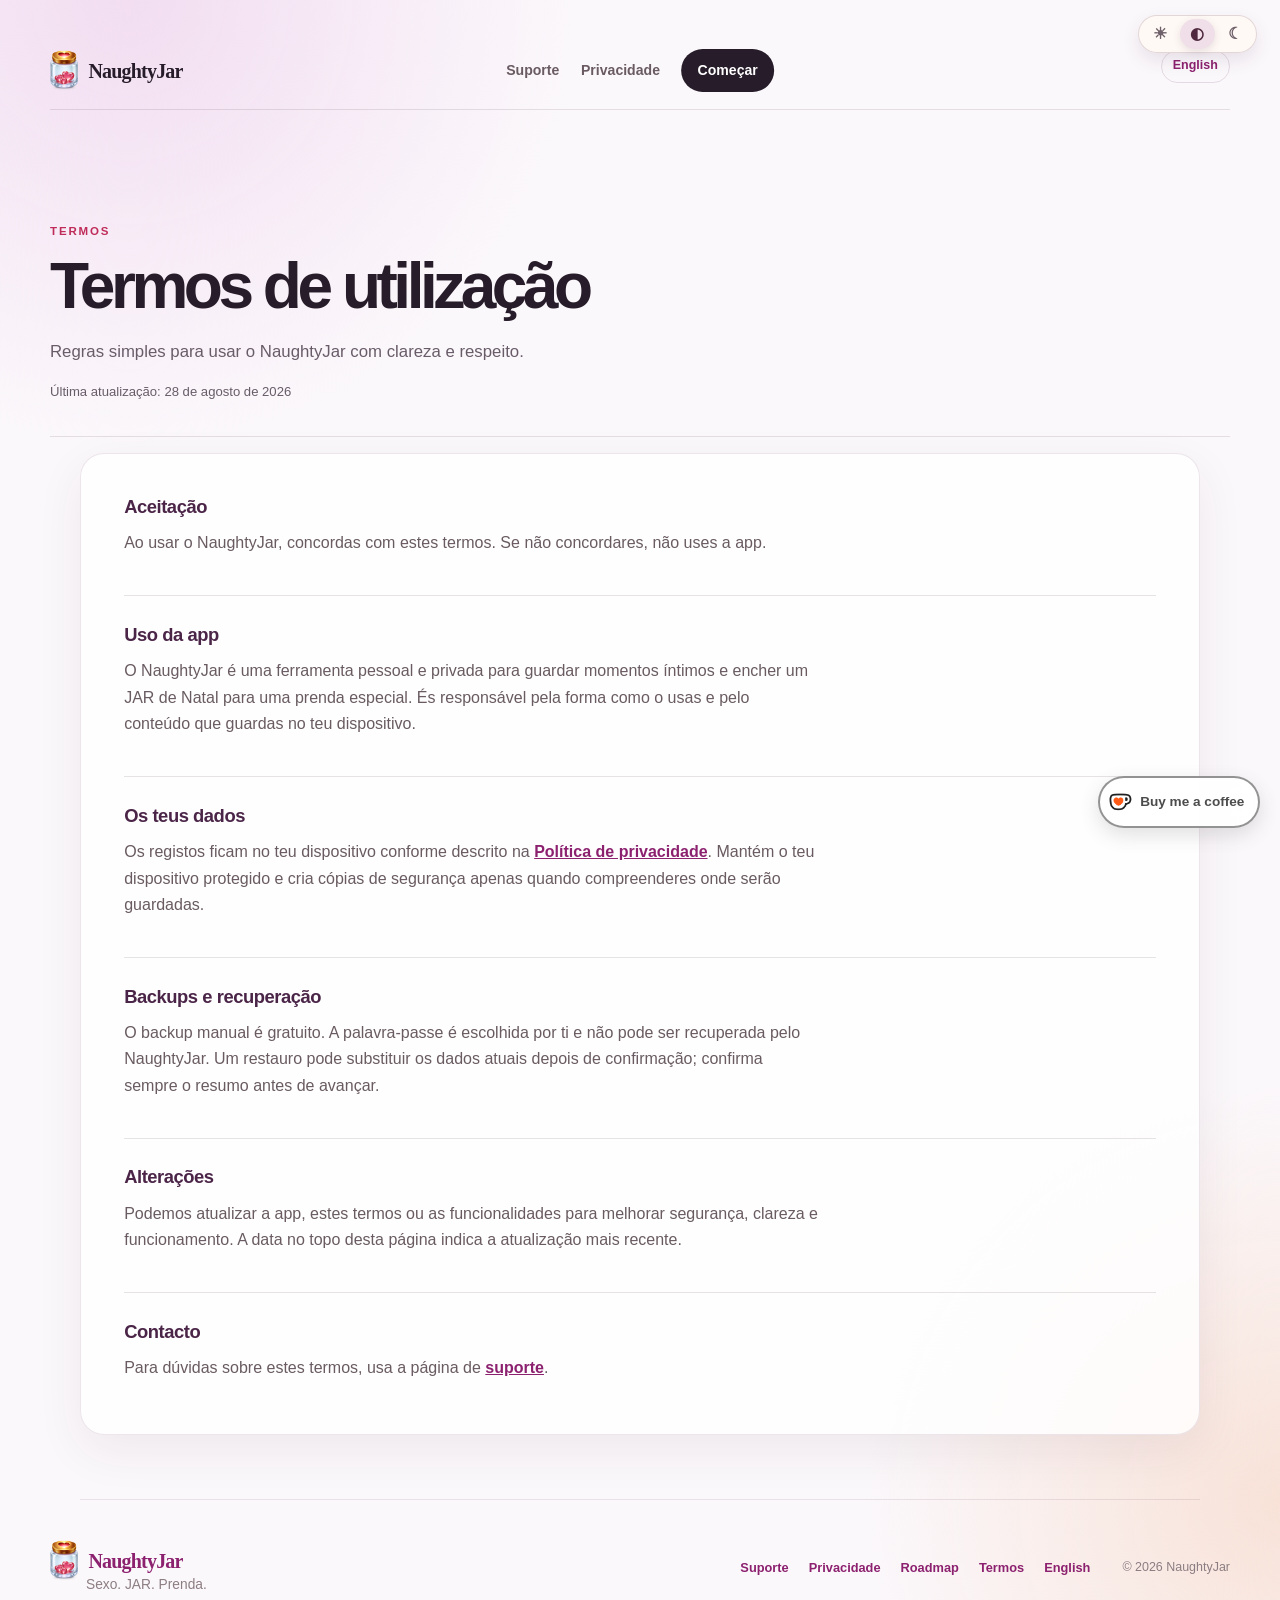
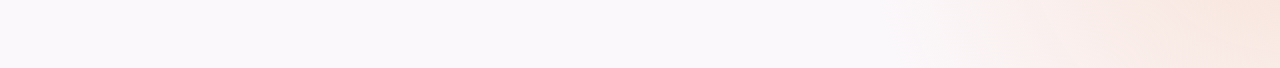
<file: pt/terms.html>
<!doctype html>
<html lang="pt-PT">
<head>
  <meta charset="utf-8">
  <meta name="viewport" content="width=device-width, initial-scale=1">
  <title>Termos de utilização — NaughtyJar</title>
  <link rel="stylesheet" href="../style.css">
  <script defer src="../theme.js"></script>
</head>
<body>
<main class="document-page">
  <header class="document-header">
    <a class="back-link" href="../index.html">← NaughtyJar</a>
    <div class="document-title-row"><div class="document-brand"><img src="../img/logo.png" alt=""><span>PT</span></div><a class="language-link" href="../en/terms.html" lang="en">English</a></div>
    <p class="eyebrow">TERMOS</p>
    <h1>Termos de utilização</h1>
    <p class="document-intro">Regras simples para usar o NaughtyJar com clareza e respeito.</p>
    <small>Última atualização: 28 de agosto de 2026</small>
  </header>
  <section class="document-content">
    <h2>Aceitação</h2>
    <p>Ao usar o NaughtyJar, concordas com estes termos. Se não concordares, não uses a app.</p>
    <h2>Uso da app</h2>
    <p>O NaughtyJar é uma ferramenta pessoal e privada para guardar momentos íntimos e encher um JAR de Natal para uma prenda especial. És responsável pela forma como o usas e pelo conteúdo que guardas no teu dispositivo.</p>
    <h2>Os teus dados</h2>
    <p>Os registos ficam no teu dispositivo conforme descrito na <a href="privacy.html">Política de privacidade</a>. Mantém o teu dispositivo protegido e cria cópias de segurança apenas quando compreenderes onde serão guardadas.</p>
    <h2>Backups e recuperação</h2>
    <p>O backup manual é gratuito. A palavra-passe é escolhida por ti e não pode ser recuperada pelo NaughtyJar. Um restauro pode substituir os dados atuais depois de confirmação; confirma sempre o resumo antes de avançar.</p>
    <h2>Alterações</h2>
    <p>Podemos atualizar a app, estes termos ou as funcionalidades para melhorar segurança, clareza e funcionamento. A data no topo desta página indica a atualização mais recente.</p>
    <h2>Contacto</h2>
    <p>Para dúvidas sobre estes termos, usa a página de <a href="support.html">suporte</a>.</p>
  </section>
</main>
<hr class="footer-divider">
<nav class="language-strip site-language-strip" aria-label="Idioma"><span>Prefer English?</span><a href="../en/terms.html" lang="en">English</a></nav>
<footer class="site-footer"><span>© 2026 NaughtyJar. Todos os direitos reservados.</span>
  <nav aria-label="Informação legal"><a href="support.html">Suporte</a><a href="privacy.html">Privacidade</a><a href="terms.html">Termos</a></nav>
</footer>
</body>
</html>
</file>
<file: style.css>
:root {
  color-scheme: light;
  font-family: ui-rounded, "SF Pro Rounded", -apple-system, BlinkMacSystemFont, "Segoe UI", sans-serif;
  line-height: 1.6;
  background: #fbf8fb;
  color: #271c2a;
}

html { overscroll-behavior-y: none; }

* { box-sizing: border-box; }

body {
  min-height: 100vh;
  margin: 0;
  padding: clamp(1.5rem, 2.5vw, 2.5rem) 1.25rem 1.5rem;
  overflow-x: clip;
  background: radial-gradient(circle at 10% 0%, #f2ddf1 0, transparent 28rem), radial-gradient(circle at 100% 90%, #f8e2d8 0, transparent 26rem), #fbf8fb;
}
body:has(.home) { background: radial-gradient(circle at 10% 0%, #f2ddf1 0, transparent 28rem), #fbf8fb; }
body:has(.home)::before { position: fixed; z-index: 0; right: -10rem; bottom: -5rem; width: 55rem; height: 32rem; content: ""; background: radial-gradient(ellipse at center, rgb(249 194 155 / 72%) 0, rgb(255 221 201 / 44%) 36%, transparent 70%); filter: blur(5px); pointer-events: none; }
body:has(.home) > footer { position: relative; z-index: 1; }
.home { position: relative; width: min(100%, 1120px); margin: 0 auto; }
.card { width: min(100%, 960px); margin: 0 auto; }
.home > * { position: relative; z-index: 1; }
.home-brand { display: inline-flex; align-items: center; gap: .85rem; color: #321628; font-family: Georgia, "Times New Roman", serif; font-size: clamp(1.65rem, 3vw, 2.3rem); font-weight: 700; letter-spacing: -.045em; }
.home-brand img { display: block; width: 45px; height: 67px; object-fit: contain; }
.hero { max-width: none; margin: clamp(3rem, 3vw, 3.5rem) auto 3.25rem; text-align: center; }
.brand-mark { display: grid; width: 3rem; height: 3rem; margin-bottom: 1.5rem; place-items: center; border-radius: 1rem; background: linear-gradient(135deg, #8a176f, #ca567f); box-shadow: 0 .7rem 1.8rem rgb(128 32 102 / 25%); color: #fff; font-size: .82rem; font-weight: 800; letter-spacing: .08em; }
.eyebrow { margin: 0 0 .65rem; color: #8b316f; font-size: .72rem; font-weight: 800; letter-spacing: .16em; }
h1, h2 { line-height: 1.12; }
h1 { margin: 0; font-size: clamp(2.35rem, 6vw, 4.6rem); letter-spacing: -.055em; }
.home h1 { color: #3a102c; font-family: Georgia, "Times New Roman", serif; font-size: clamp(3rem, 4.4vw, 4.65rem); font-weight: 700; letter-spacing: -.06em; }
.title-charm { display: inline-block; width: .27em; height: .27em; margin: 0 0 .03em .08em; vertical-align: -.02em; white-space: nowrap; }
.title-charm img { display: block; width: 100%; height: 100%; object-fit: contain; filter: drop-shadow(0 .12em .16em rgb(173 31 97 / 18%)); }
.intro { max-width: none; margin: 1.55rem 0 0; color: #685c69; font-size: 1.08rem; }
.home .intro { max-width: 48rem; margin-right: auto; margin-left: auto; }
.hero-actions { display: flex; flex-wrap: wrap; justify-content: center; gap: 2.3rem; margin: 3.15rem 0 1.35rem; }
.home .hero-actions { gap: 3.1rem; margin: 3.75rem 0 2rem; }
.button { display: inline-flex; align-items: center; justify-content: center; min-width: 14rem; min-height: 4.35rem; padding: 1rem 1.7rem; border: 1px solid transparent; border-radius: .9rem; font-size: 1.05rem; font-weight: 750; text-decoration: none; }
.button-primary { background: #d42c6d; color: #fff; box-shadow: 0 .55rem 1.1rem rgb(190 38 95 / 18%); }
.button-primary:hover { background: #bd215c; }
.button-secondary { border-color: #d42c6d; color: #a61b51; background: rgb(255 255 255 / 52%); }
.button-secondary:hover { background: rgb(255 225 237 / 58%); color: #8f1645; }
.feature-grid { display: grid; grid-template-columns: repeat(3, minmax(0, 1fr)); gap: 2.55rem; margin-bottom: 4.5rem; }
.feature-card { position: relative; display: grid; grid-template-columns: 6.2rem minmax(0, 1fr); gap: 1.45rem; min-height: 13rem; padding: 2.45rem 1.75rem; overflow: hidden; border: 1px solid rgb(98 52 90 / 18%); border-radius: .95rem; background: rgb(255 255 255 / 64%); box-shadow: none; }
.home .feature-card { grid-template-columns: 4.55rem minmax(0, 1fr); grid-template-rows: 4.55rem auto; column-gap: 1rem; row-gap: .9rem; align-items: center; min-height: 12rem; padding: 1.65rem 1.5rem; }
.home .feature-card > div { display: contents; }
.home .feature-card .feature-icon { grid-column: 1; grid-row: 1; }
.home .feature-card h2 { grid-column: 2; grid-row: 1; margin: 0; }
.home .feature-card p { grid-column: 1 / -1; grid-row: 2; }
.feature-icon { display: grid; width: 4.55rem; height: 4.55rem; place-items: center; border-radius: 50%; background: rgb(255 207 228 / 45%); }
.feature-icon img { width: 3rem; height: 3rem; }
.feature-card h2, .resource-section h2 { margin: .25rem 0 .7rem; color: #3d1431; font-size: 1.15rem; letter-spacing: -.035em; }
.feature-card p, .resource-section > div > p:last-child { margin: 0; color: #4d414d; font-size: 1rem; line-height: 1.5; }
.card-charm { position: absolute; right: 1rem; bottom: .8rem; width: 1.65rem; height: 1.65rem; object-fit: contain; opacity: .28; transform: rotate(-15deg); }
.resource-section { display: grid; grid-template-columns: minmax(0, .7fr) minmax(0, 1.3fr); gap: clamp(1.5rem, 6vw, 5rem); align-items: start; }
.home .resource-section { width: min(100%, 760px); margin-right: auto; margin-left: auto; }
.home .footer-divider { width: 100%; margin-top: 2.25rem; }
.resource-list { display: grid; gap: .65rem; }
.footer-divider { width: 100%; height: 50px; margin: 0 auto; border: 0; border-top: 1px solid rgb(98 52 90 / 28%); }
.language-strip { display: flex; flex-wrap: wrap; gap: .45rem 1rem; margin-top: 3rem; padding-top: 1.2rem; border-top: 1px solid rgb(98 52 90 / 12%); color: #786d79; font-size: .9rem; }
.site-language-strip { width: 100%; justify-content: center; gap: .6rem 1.1rem; margin: 2rem auto 0; padding-top: 0; border-top: 0; font-size: 1rem; }
.site-language-strip span { color: #4a1b3b; font-size: 1.55rem; line-height: .8; }
.site-language-strip a:first-of-type { font-size: 1.05rem; font-weight: 500; text-decoration: underline; text-underline-offset: .18em; }
.language-strip a { color: #8c216f; font-weight: 700; text-decoration: none; }
.language-grid { display: grid; grid-template-columns: repeat(2, minmax(0, 1fr)); gap: 1rem; }
.language-card, .card { border: 1px solid rgb(98 52 90 / 12%); border-radius: 1.4rem; background: rgb(255 255 255 / 80%); box-shadow: 0 1rem 3rem rgb(60 24 55 / 7%); }
.language-card { padding: clamp(1.25rem, 3vw, 2rem); }
.language-heading { display: flex; align-items: center; gap: .9rem; margin-bottom: 1.45rem; }
.language-heading h2 { margin: 0; font-size: 1.25rem; letter-spacing: -.025em; }
.language-heading p { margin: .15rem 0 0; color: #837784; font-size: .9rem; }
.flag { display: grid; width: 2.55rem; height: 2.55rem; place-items: center; border-radius: 50%; background: #f6eaf4; color: #8b316f; font-size: .7rem; font-weight: 800; }
nav { display: grid; gap: .65rem; }
.document-link { display: flex; align-items: center; justify-content: space-between; gap: 1rem; padding: .95rem 1rem; border-radius: .85rem; background: #fcf9fc; color: #4e2348; text-decoration: none; transition: background .18s ease, transform .18s ease; }
.document-link:hover { background: #f4e8f2; transform: translateX(.2rem); }
.document-link strong, .document-link small { display: block; }
.document-link small { margin-top: .16rem; color: #786d79; font-size: .8rem; }
.document-link > span:last-child { color: #a13484; font-size: 1.35rem; }
footer { width: min(100%, 1120px); margin: 2rem auto 0; color: #897d89; font-size: .8rem; }
.site-footer { display: flex; align-items: center; justify-content: space-between; gap: 1rem 2rem; padding-bottom: .75rem; }
.site-footer nav { display: flex; flex-wrap: wrap; gap: 1.25rem; }
footer a { color: #765b72; font-weight: 700; text-decoration: none; }
.footer-pending { color: #897d89; cursor: default; }
footer a:hover { color: #8c216f; }

.theme-control { position: fixed; z-index: 10; top: .95rem; right: max(1.5rem, calc((100vw - 1500px) / 2)); display: flex; align-items: center; width: 7.4rem; height: 2.35rem; gap: .12rem; padding: .16rem .2rem; border: 1px solid rgb(83 32 66 / 16%); border-radius: 99rem; background: rgb(255 250 244 / 84%); box-shadow: 0 .45rem 1.1rem rgb(60 24 55 / 10%); backdrop-filter: blur(18px) saturate(1.1); }
.theme-control button { flex: 1; display: flex; min-width: 0; height: 100%; align-items: center; justify-content: center; padding: 0 .2rem; border: 0; border-radius: 99rem; background: transparent; color: #6f616a; cursor: pointer; font: 700 1rem/1 -apple-system, BlinkMacSystemFont, "Segoe UI", sans-serif; transition: background .2s ease, color .2s ease, transform .2s ease; }
.theme-control button > span:first-child { font-size: 1rem; }
.theme-control button:hover { color: #8a176f; transform: translateY(-1px); }
.theme-control button[aria-pressed="true"] { background: linear-gradient(135deg, #fff, #f9e3ed); color: #5a143e; box-shadow: 0 .2rem .65rem rgb(60 24 55 / 15%); }
.theme-control button:focus-visible { outline: 2px solid #a13484; outline-offset: 2px; }

.kofi-floating { position: fixed; z-index: 9; right: 1.25rem; bottom: 4.5rem; display: inline-flex; align-items: center; gap: .45rem; min-height: 2.8rem; padding: .35rem .85rem .35rem .5rem; border: 2px solid rgb(76 76 76 / 60%); border-radius: 999px; background: rgb(255 255 255 / 88%); box-shadow: 0 .45rem 1.2rem rgb(76 76 76 / 16%); color: #4C4C4C; font-size: .85rem; font-weight: 750; text-decoration: none; backdrop-filter: blur(10px); }
.kofi-floating img { width: 1.55rem; height: 2.3rem; object-fit: contain; }
.kofi-floating:hover { background: #fff0f6; transform: translateY(-1px); }

/* Privacy and support pages */
.document-page { position: relative; width: min(100%, 1400px); margin: 0 auto; }
.document-page > * { position: relative; z-index: 1; }
.document-header { position: relative; max-width: 1120px; margin: 0 auto 4rem; }
.document-header::before { display: flex; min-height: 67px; align-items: center; padding-left: calc(45px + .85rem); content: "NaughtyJar"; background: url("img/logo.png") left center / 45px 67px no-repeat; color: #321628; font-family: Georgia, "Times New Roman", serif; font-size: clamp(1.65rem, 3vw, 2.3rem); font-weight: 700; letter-spacing: -.045em; }
.document-header .back-link { position: fixed; z-index: 10; top: .95rem; left: max(1.5rem, calc((100vw - 1500px) / 2)); display: inline-flex; min-height: 2.45rem; align-items: center; padding: .45rem .8rem; border: 1px solid rgb(98 52 90 / 18%); border-radius: 99rem; background: rgb(255 255 255 / 72%); box-shadow: 0 .25rem .9rem rgb(60 24 55 / 8%); backdrop-filter: blur(12px); color: #6d4668; font-size: 0; font-weight: 700; text-decoration: none; }
.document-header .back-link::after { font-size: .85rem; }
html[lang="pt-PT"] .document-header .back-link::after { content: "← Voltar"; }
html[lang="en"] .document-header .back-link::after { content: "← Back"; }
.document-header .back-link:hover { border-color: #d42c6d; background: rgb(255 225 237 / 58%); color: #a61b51; }
.document-header .back-link:focus-visible { outline: 2px solid #d42c6d; outline-offset: .35rem; }
.document-title-row .document-brand { display: none; }
.back-link { color: #765b72; font-size: .9rem; font-weight: 700; text-decoration: none; }
.back-link:hover { color: #8c216f; }
.document-title-row { display: flex; align-items: center; justify-content: flex-end; gap: 1rem; margin: 1rem 0 1.35rem; }
.document-brand { display: flex; align-items: center; gap: .65rem; }
.document-brand img { display: block; width: 45px; height: 67px; object-fit: contain; }
.document-brand span { color: #8b316f; font-size: .72rem; font-weight: 800; letter-spacing: .14em; }
.language-link { padding: .45rem .75rem; border: 1px solid rgb(98 52 90 / 15%); border-radius: 99rem; color: #6d4668; font-size: .85rem; font-weight: 700; text-decoration: none; }
.language-link:hover { background: #f4e8f2; color: #8c216f; }
.document-header h1 { margin: 0; color: #3a102c; font-family: Georgia, "Times New Roman", serif; font-size: clamp(3rem, 5.2vw, 5.1rem); letter-spacing: -.065em; }
.document-intro { max-width: 48rem; margin: 1.25rem 0 .85rem; color: #685c69; font-size: 1.1rem; }
.document-header small { color: #7e727e; }
.document-content { max-width: 1120px; margin: 0 auto; padding: clamp(1.7rem, 4vw, 3.1rem); border: 1px solid rgb(98 52 90 / 16%); border-radius: 1rem; background: rgb(255 255 255 / 66%); box-shadow: none; }
.document-page + .footer-divider { margin-top: 4rem; }
.document-content h2 { margin: 2rem 0 .55rem; color: #4b2548; font-size: 1.22rem; letter-spacing: -.025em; }
.document-content h2:first-child { margin-top: 0; }
.document-content p { margin: .55rem 0; }
.document-content a { color: #8c216f; font-weight: 650; }
.document-content a.button-primary { color: #fff; }
.faq details { padding: .9rem 0; border-bottom: 1px solid rgb(98 52 90 / 11%); }
.faq details:last-of-type { border-bottom: 0; }
.faq summary { cursor: pointer; color: #4b2548; font-weight: 750; }
.faq summary::marker { color: #a13484; }
.faq details p { margin: .65rem 0 .05rem; color: #5f535f; }
.faq code { padding: .12rem .32rem; border-radius: .32rem; background: #f3e9f1; color: #6e215d; font-size: .9em; }
.roadmap ul { margin: .55rem 0 1.5rem; padding-left: 1.25rem; }
.roadmap li { margin: .5rem 0; }

.card { max-width: 760px; padding: clamp(1.5rem, 5vw, 3.25rem); }
.card > p:first-child { margin-top: 0; font-size: .92rem; }
.card h1 { margin: .8rem 0 .45rem; font-size: clamp(2.15rem, 6vw, 3.6rem); color: #762466; }
.card h2 { margin: 2rem 0 .55rem; color: #4b2548; font-size: 1.22rem; }
.card p { margin: .55rem 0; }
.card a { color: #8c216f; font-weight: 650; }
small { color: #7e727e; }

@media (max-width: 760px) { .intro { white-space: normal; } }
@media (max-width: 1050px) { .feature-grid { gap: 1rem; } .feature-card { grid-template-columns: 1fr; min-height: auto; } .feature-icon { width: 3.8rem; height: 3.8rem; font-size: 2rem; } }
@media (max-width: 720px) { .feature-grid, .resource-section { grid-template-columns: 1fr; } .feature-grid { gap: .75rem; } .home h1 { font-size: clamp(2.75rem, 11vw, 4.6rem); } .hero { margin-top: 4.75rem; text-align: left; } .hero-actions { justify-content: flex-start; gap: .75rem; } .button { min-width: 0; min-height: 3.25rem; } .site-language-strip { justify-content: flex-start; } }
@media (max-width: 620px) { .language-grid { grid-template-columns: 1fr; } .home-brand { font-size: 1.55rem; } .home-brand img { width: 45px; height: 67px; } .document-header::before { min-height: 67px; padding-left: calc(45px + .85rem); background-size: 45px 67px; font-size: 1.55rem; } .document-header .back-link { top: .65rem; left: .65rem; } .hero { margin-bottom: 2.5rem; padding-top: 0; } .feature-card { padding: 1.45rem; } .theme-control { top: .65rem; right: .65rem; } .site-footer { align-items: flex-start; flex-direction: column; } }
.theme-button-text { display: inline; }

/* An explicit appearance choice takes priority over the device setting. */
html[data-theme="dark"] { color-scheme: dark; background: #1e1620; color: #f6edf6; }
html[data-theme="dark"] body { background: radial-gradient(circle at 10% 0%, #41253e 0, transparent 28rem), #1e1620; }
html[data-theme="dark"] .language-card, html[data-theme="dark"] .card { border-color: rgb(255 218 247 / 12%); background: rgb(48 34 50 / 90%); box-shadow: none; }
html[data-theme="dark"] .feature-card { border-color: rgb(255 218 247 / 12%); background: rgb(48 34 50 / 72%); }
html[data-theme="dark"] .intro, html[data-theme="dark"] .language-heading p, html[data-theme="dark"] .document-link small, html[data-theme="dark"] small { color: #c5b7c4; }
html[data-theme="dark"] .document-link { background: #3c2a3d; color: #f6edf6; }
html[data-theme="dark"] .document-link:hover, html[data-theme="dark"] .button-secondary:hover, html[data-theme="dark"] .language-link:hover { background: #4a3149; }
html[data-theme="dark"] .flag { background: #4b2d47; color: #ffc7ef; }
html[data-theme="dark"] .card h1, html[data-theme="dark"] .card h2, html[data-theme="dark"] .feature-card h2, html[data-theme="dark"] .resource-section h2, html[data-theme="dark"] .faq summary, html[data-theme="dark"] .document-content h2, html[data-theme="dark"] .home h1, html[data-theme="dark"] .document-header h1 { color: #ffc6ee; }
html[data-theme="dark"] .card a, html[data-theme="dark"] .document-link > span:last-child, html[data-theme="dark"] .back-link:hover, html[data-theme="dark"] .language-link, html[data-theme="dark"] .document-brand span, html[data-theme="dark"] .document-content a, html[data-theme="dark"] footer a { color: #ffafe1; }
html[data-theme="dark"] .button-primary { background: #e05a92; color: #241522; }
html[data-theme="dark"] .document-content a.button-primary { color: #241522; }
html[data-theme="dark"] .button-primary:hover { background: #ed77a7; }
html[data-theme="dark"] .button-secondary { border-color: rgb(255 218 247 / 16%); background: #3c2a3d; color: #ffafe1; }
html[data-theme="dark"] .feature-card p, html[data-theme="dark"] .resource-section > div > p:last-child, html[data-theme="dark"] .faq details p, html[data-theme="dark"] .back-link, html[data-theme="dark"] .document-intro, html[data-theme="dark"] .document-header small { color: #c5b7c4; }
html[data-theme="dark"] .faq details, html[data-theme="dark"] .footer-divider { border-color: rgb(255 218 247 / 12%); }
html[data-theme="dark"] .faq code { background: #4a3149; color: #ffafe1; }
html[data-theme="dark"] .language-link { border-color: rgb(255 218 247 / 16%); }
html[data-theme="dark"] .document-content { border-color: rgb(255 218 247 / 12%); background: rgb(48 34 50 / 90%); box-shadow: none; }
html[data-theme="dark"] .kofi-floating { border-color: #fff; background: #4c4c4c; color: #fff; box-shadow: none; }
html[data-theme="dark"] .kofi-floating:hover { background: #5a5a5a; }
html[data-theme="dark"] .theme-control { border-color: rgb(255 218 247 / 20%); background: rgb(48 34 50 / 88%); box-shadow: 0 .5rem 1.2rem rgb(0 0 0 / 22%); }
html[data-theme="dark"] .theme-control button { color: #cdbdcc; }
html[data-theme="dark"] .theme-control button:hover { color: #fff; }
html[data-theme="dark"] .theme-control button[aria-pressed="true"] { background: #5a3d58; color: #fff; box-shadow: 0 .15rem .5rem rgb(0 0 0 / 18%); }
html[data-theme="dark"] .site-language-strip span { color: #ffafe1; }
html[data-theme="dark"] body:has(.home)::before { display: none; }
html[data-theme="dark"] .home-brand, html[data-theme="dark"] .document-header::before { color: #fff0fa; }
html[data-theme="dark"] .eyebrow { color: #ffafe1; }
html[data-theme="dark"] .language-strip, html[data-theme="dark"] footer, html[data-theme="dark"] .footer-pending { color: #dbcada; }
html[data-theme="dark"] .language-strip a { color: #ffafe1; }
html[data-theme="dark"] .document-header .back-link { border-color: rgb(255 218 247 / 28%); background: rgb(48 34 50 / 82%); box-shadow: none; color: #ffafe1; }

html[data-theme="light"] { color-scheme: light; background: #fbf8fb; color: #271c2a; }
html[data-theme="light"] body { background: radial-gradient(circle at 10% 0%, #f2ddf1 0, transparent 28rem), radial-gradient(circle at 100% 90%, #f8e2d8 0, transparent 26rem), #fbf8fb; }
html[data-theme="light"] .language-card, html[data-theme="light"] .card { border-color: rgb(98 52 90 / 12%); background: rgb(255 255 255 / 80%); box-shadow: 0 1rem 3rem rgb(60 24 55 / 7%); }
html[data-theme="light"] .feature-card { border-color: rgb(98 52 90 / 12%); background: rgb(255 255 255 / 62%); }
html[data-theme="light"] .intro, html[data-theme="light"] .language-heading p, html[data-theme="light"] .document-link small, html[data-theme="light"] small { color: #685c69; }
html[data-theme="light"] .document-link { background: #fcf9fc; color: #4e2348; }
html[data-theme="light"] .document-link:hover { background: #f4e8f2; }
html[data-theme="light"] .flag { background: #f6eaf4; color: #8b316f; }
html[data-theme="light"] .card h1 { color: #762466; }
html[data-theme="light"] .card h2, html[data-theme="light"] .feature-card h2, html[data-theme="light"] .resource-section h2, html[data-theme="light"] .faq summary, html[data-theme="light"] .document-content h2 { color: #4b2548; }
html[data-theme="light"] .card a, html[data-theme="light"] .document-link > span:last-child, html[data-theme="light"] .back-link:hover, html[data-theme="light"] .language-link, html[data-theme="light"] .document-brand span, html[data-theme="light"] .document-content a, html[data-theme="light"] footer a { color: #8c216f; }
html[data-theme="light"] .button-primary { background: #d42c6d; color: #fff; }
html[data-theme="light"] .document-content a.button-primary { color: #fff; }
html[data-theme="light"] .button-primary:hover { background: #bd215c; }
html[data-theme="light"] .button-secondary { border-color: #d42c6d; background: rgb(255 255 255 / 52%); color: #a61b51; }
html[data-theme="light"] .button-secondary:hover { background: rgb(255 225 237 / 58%); }
html[data-theme="light"] .feature-card p, html[data-theme="light"] .resource-section > div > p:last-child, html[data-theme="light"] .faq details p, html[data-theme="light"] .back-link, html[data-theme="light"] .document-intro, html[data-theme="light"] .document-header small { color: #685c69; }
html[data-theme="light"] .faq details, html[data-theme="light"] .footer-divider { border-color: rgb(98 52 90 / 12%); }
html[data-theme="light"] .faq code { background: #f3e9f1; color: #6e215d; }
html[data-theme="light"] .language-link { border-color: rgb(98 52 90 / 15%); }
html[data-theme="light"] .document-content { border-color: rgb(98 52 90 / 12%); background: rgb(255 255 255 / 80%); box-shadow: 0 1rem 3rem rgb(60 24 55 / 7%); }
html[data-theme="light"] .theme-control { border-color: rgb(83 32 66 / 16%); background: rgb(255 250 244 / 84%); box-shadow: 0 .45rem 1.1rem rgb(60 24 55 / 10%); }
html[data-theme="light"] .theme-control button { color: #6f616a; }
html[data-theme="light"] .theme-control button:hover { color: #4f283f; }
html[data-theme="light"] .theme-control button[aria-pressed="true"] { background: #f0dfe8; color: #4f283f; box-shadow: 0 .15rem .5rem rgb(60 24 55 / 12%); }

/* Product landing page */
.landing { width: min(100%, 1180px); margin: 0 auto; }
.landing-nav { display: grid; grid-template-columns: minmax(0, 1fr) auto minmax(0, 1fr); align-items: center; gap: 2rem; padding: 1.1rem 0; border-bottom: 1px solid rgb(61 34 42 / 12%); }
.landing-wordmark { display: inline-flex; align-items: center; gap: .65rem; color: #271c2a; font-family: Georgia, "Times New Roman", serif; font-size: 1.25rem; font-weight: 700; letter-spacing: -.04em; text-decoration: none; }
.landing-wordmark img { width: 28px; height: 42px; object-fit: contain; }
.landing-nav-links { grid-column: 2; display: flex; align-items: center; gap: 1.35rem; }
.landing-nav > .landing-wordmark { grid-column: 1; }
.landing-footer nav { display: flex; align-items: center; gap: 1.35rem; }
.landing-nav a:not(.landing-wordmark), .landing-footer a { color: #695b61; font-size: .88rem; font-weight: 650; text-decoration: none; }
.landing-nav a:not(.landing-wordmark):hover, .landing-footer a:hover, .text-link:hover { color: #c72d5c; }
.landing-nav .nav-cta { padding: .62rem 1rem; border-radius: 999px; background: #271c2a; color: #fffaf4; }
.landing-nav .nav-cta:hover { background: #c72d5c; color: #fffaf4; }
.landing-hero { display: grid; grid-template-columns: minmax(0, .92fr) minmax(360px, .78fr); align-items: center; gap: clamp(3rem, 8vw, 7rem); min-height: 720px; padding: 5.5rem 0 6rem; }
.hero-copy { max-width: 610px; }
.landing .eyebrow { margin: 0 0 1.1rem; color: #bf2c59; font-size: .72rem; font-weight: 800; letter-spacing: .16em; }
.landing h1, .landing h2, .landing h3 { color: #271c2a; }
.landing h1 { max-width: 680px; margin: 0; font-size: clamp(3.4rem, 7vw, 6.3rem); line-height: .98; letter-spacing: -.07em; }
.hero-lede { max-width: 530px; margin: 1.7rem 0 0; color: #695b61; font-size: 1.2rem; line-height: 1.55; }
.hero-actions { display: flex; flex-wrap: wrap; align-items: center; gap: 1.25rem; margin-top: 2rem; }
.landing-button { display: inline-flex; align-items: center; justify-content: center; gap: .75rem; min-height: 3.3rem; padding: .82rem 1.25rem; border-radius: 999px; font-weight: 750; text-decoration: none; }
.landing-button-primary { background: #c72d5c; color: #fff; box-shadow: 0 .8rem 1.8rem rgb(199 45 92 / 18%); }
.landing-button-primary:hover { background: #a9214a; color: #fff; }
.text-link { color: #c72d5c; font-weight: 750; text-decoration: none; }
.quiet-proof { margin: 2.6rem 0 0; color: #8c7d82; font-size: .82rem; }
.quiet-proof span { color: #36a66a; font-size: .7rem; }
.hero-product { display: flex; justify-content: center; }
.device-frame { width: min(100%, 360px); padding: .62rem; border: 1px solid #3d2635; border-radius: 3rem; background: #241b2a; box-shadow: 0 2.4rem 4rem rgb(55 23 49 / 22%); transform: rotate(2deg); }
.device-frame img { display: block; width: 100%; border-radius: 2.45rem; }
.product-section, .how-section, .benefits-section, .daily-section, .final-cta { padding: 7rem 0; border-top: 1px solid rgb(61 34 42 / 12%); }
/* Keep the HERO product preview active while the additional app screenshots are paused. */
.screenshots-disabled .product-section { display: none; }
.screenshots-disabled .hero-actions .text-link { display: none; }
.section-heading { max-width: 680px; margin-bottom: 3.5rem; }
.landing h2 { margin: 0; font-size: clamp(2.3rem, 4.5vw, 4.2rem); line-height: 1.02; letter-spacing: -.065em; }
.section-heading > p:last-child { max-width: 570px; margin: 1.25rem 0 0; color: #695b61; font-size: 1.08rem; line-height: 1.6; }
.screen-grid { display: grid; grid-template-columns: repeat(3, minmax(0, 1fr)); gap: 1.5rem; align-items: end; }
.screen-card { margin: 0; overflow: hidden; border: 1px solid rgb(61 34 42 / 15%); border-radius: 1.4rem; background: #f5eee8; box-shadow: 0 1.5rem 3rem rgb(55 23 49 / 9%); }
.screen-card img { display: block; width: 100%; height: auto; }
.screen-placeholder { display: grid; min-height: 31rem; place-items: center; background: repeating-linear-gradient(135deg, rgb(199 45 92 / 5%) 0, rgb(199 45 92 / 5%) 1px, transparent 1px, transparent 12px), #f5eee8; color: #c4b3bb; font-size: .82rem; letter-spacing: .06em; text-transform: uppercase; }
.screen-card figcaption { display: flex; flex-direction: column; gap: .35rem; padding: 1.25rem 1.35rem 1.45rem; }
.screen-card strong { color: #271c2a; font-size: 1.05rem; }
.screen-card figcaption span { color: #75666c; font-size: .92rem; }
.product-note { grid-column: 1 / -1; max-width: none; padding: 1.2rem 0 1rem 1.25rem; border-left: 3px solid #c72d5c; }
.product-note h3, .step-grid h3, .benefit-list h3 { margin: 0; font-size: 1.45rem; letter-spacing: -.035em; }
.product-note p:last-child, .step-grid p, .benefit-list p, .daily-copy > p:not(.eyebrow), .daily-quote span { color: #695b61; line-height: 1.6; }
.step-grid { display: grid; grid-template-columns: repeat(5, minmax(0, 1fr)); gap: 1.25rem; }
.step-grid article { padding-top: 1.2rem; border-top: 2px solid #c72d5c; }
.step-number, .benefit-list article > span { display: block; margin-bottom: 1.3rem; color: #c72d5c; font-size: .78rem; font-weight: 800; letter-spacing: .12em; }
.step-grid p { margin: .8rem 0 0; font-size: 1rem; }
.benefits-section { display: grid; grid-template-columns: .8fr 1.2fr; gap: 5rem; }
.benefit-list { display: grid; gap: 0; }
.benefit-list article { display: grid; grid-template-columns: 3rem 1fr; gap: 1.2rem; padding: 1.2rem 0 1.45rem; border-bottom: 1px solid rgb(61 34 42 / 14%); }
.benefit-list article:first-child { padding-top: 0; }
.benefit-list article > span { margin: .3rem 0 0; }
.benefit-list p { margin: .45rem 0 0; }
.daily-section { display: grid; width: calc(100% + 200px); grid-template-columns: minmax(0, 1fr) 520px; gap: 5rem; align-items: start; }
.daily-copy { max-width: none; }
.daily-copy h2 span, .daily-quote p span { display: block; }
.daily-copy > p:not(.eyebrow) { margin: 1.3rem 0 1.7rem; font-size: 1.05rem; white-space: nowrap; }
.daily-quote { padding: 2.2rem; border-radius: 1.6rem; background: #271c2a; color: #fffaf4; transform: translateX(-50px); }
.daily-quote p { margin: 0; font-family: Georgia, "Times New Roman", serif; font-size: clamp(1.7rem, 2.7vw, 2.4rem); line-height: 1.1; letter-spacing: -.04em; }
html[lang="en"] .daily-quote p { font-size: clamp(1.6rem, 2.4vw, 2.15rem); }
.daily-quote span { display: block; margin-top: 2rem; color: #e7c5cf; font-size: .9rem; }
.final-cta { text-align: center; }
.final-cta > p:not(.eyebrow) { max-width: 1000px; margin: 1.1rem auto 1.8rem; color: #695b61; font-size: 1.08rem; white-space: nowrap; }
.landing-footer { display: grid; grid-template-columns: 1fr auto auto; align-items: center; gap: 2rem; width: min(100%, 1180px); margin: 0 auto; padding: 2.5rem 0 3rem; border-top: 1px solid rgb(61 34 42 / 12%); }
.landing-footer p { margin: .55rem 0 0 36px; color: #8c7d82; font-size: .86rem; }
.landing-footer .copyright { color: #8c7d82; font-size: .78rem; }

@media (max-width: 800px) {
  .landing { padding: 0 1.1rem; }
  .landing-nav { display: flex; }
  .landing-nav-links { margin-left: auto; }
  .landing-nav-links a:not(.nav-cta) { display: none; }
  .landing-hero { grid-template-columns: 1fr; min-height: 0; gap: 3rem; padding: 4.5rem 0 5rem; }
  .hero-product { justify-content: flex-start; padding-left: 1rem; }
  .device-frame { width: min(82vw, 340px); }
  .product-section, .how-section, .benefits-section, .daily-section, .final-cta { padding: 5rem 0; }
  .screen-grid, .benefits-section, .daily-section { width: 100%; grid-template-columns: 1fr; gap: 2rem; }
  .screen-card { max-width: 430px; }
  .product-note { max-width: none; }
  .daily-copy > p:not(.eyebrow) { white-space: normal; }
  .final-cta > p:not(.eyebrow) { white-space: normal; }
  .daily-quote { transform: none; }
  .step-grid { grid-template-columns: 1fr; gap: 2.2rem; }
  .landing-footer { grid-template-columns: 1fr; gap: 1.4rem; padding: 2rem 0 2.5rem; }
  .landing-footer nav { flex-wrap: wrap; }
}

@media (max-width: 1050px) and (min-width: 801px) {
  .daily-section { width: 100%; grid-template-columns: minmax(0, 1fr) minmax(0, 1fr); gap: 3rem; }
  .daily-copy > p:not(.eyebrow) { white-space: normal; }
  .daily-quote { transform: none; }
}

@media (max-width: 480px) {
  .landing h1 { font-size: clamp(3rem, 14vw, 4.5rem); }
  .hero-lede { font-size: 1.05rem; }
  .hero-actions { align-items: flex-start; flex-direction: column; }
  .landing-button { width: 100%; }
  .landing-nav .nav-cta { padding: .55rem .85rem; }
}

/* Shared editorial layout for Support, Privacy, Terms and Roadmap */
.document-page { width: min(100%, 1180px); }
.document-header { max-width: 1180px; margin-bottom: 1rem; padding: 1.1rem 0 2rem; border-bottom: 1px solid rgb(61 34 42 / 12%); }
.document-header::before { display: none; }
.document-header .back-link { display: none; }
.document-site-nav { position: relative; display: flex; align-items: center; justify-content: space-between; gap: 2rem; padding: 0 0 1.1rem; border-bottom: 1px solid rgb(61 34 42 / 12%); }
.document-site-nav .landing-nav-links { position: absolute; left: 50%; display: flex; align-items: center; gap: 1.35rem; transform: translateX(-50%); }
.document-site-nav a:not(.landing-wordmark) { color: #695b61; font-size: .88rem; font-weight: 650; text-decoration: none; }
.document-site-nav a:not(.landing-wordmark):hover { color: #c72d5c; }
.document-site-nav .document-nav-language { display: none; }
.document-site-nav .nav-cta { padding: .62rem 1rem; border-radius: 999px; background: #271c2a; color: #fffaf4; }
.document-site-nav .nav-cta:hover { background: #c72d5c; color: #fffaf4; }
.document-header > .eyebrow { margin-top: 7rem; color: #bf2c59; }
.document-title-row { position: absolute; top: 1.1rem; right: 0; margin: 0; }
.language-link { padding: .35rem .7rem; font-size: .78rem; }
.document-header h1 { max-width: 820px; color: #271c2a; font-family: ui-rounded, "SF Pro Rounded", -apple-system, BlinkMacSystemFont, "Segoe UI", sans-serif; font-size: clamp(2.7rem, 5vw, 4.3rem); font-weight: 800; letter-spacing: -.07em; }
.document-intro { max-width: 660px; margin-top: 1rem; font-size: 1.05rem; line-height: 1.55; }
.document-header small { font-size: .82rem; }
.document-content { max-width: 1120px; padding: clamp(1.35rem, 3.5vw, 2.7rem); border: 1px solid rgb(61 34 42 / 12%); border-radius: 1.5rem; background: rgb(255 250 244 / 82%); box-shadow: 0 1.25rem 3rem rgb(55 23 49 / 7%); }
.document-content h2 { margin: 2.4rem 0 .8rem; padding-top: 1.8rem; border-top: 1px solid rgb(61 34 42 / 12%); color: #c72d5c; font-size: 1.15rem; font-weight: 800; letter-spacing: -.025em; }
.document-content h2:first-child { margin-top: 0; padding-top: 0; border-top: 0; }
.document-content p { max-width: 78ch; color: #695b61; line-height: 1.65; }
.document-content strong { color: #271c2a; }
.faq details { margin: .65rem 0; padding: 1rem 1.15rem; border: 1px solid rgb(61 34 42 / 10%); border-radius: 1rem; background: rgb(255 255 255 / 68%); transition: border-color .18s ease, background .18s ease; }
.faq details[open] { border-color: rgb(199 45 92 / 28%); background: #fffaf4; }
.faq summary { color: #c72d5c; font-size: 1.02rem; }
.faq summary::marker { color: #c72d5c; }
.faq details p { margin: .75rem 0 .05rem; color: #695b61; }
.faq code { background: #f7e8ed; color: #a9214a; }
.document-content ul { max-width: 78ch; margin: .8rem 0 1.2rem; padding-left: 1.35rem; color: #695b61; }
.document-content li { margin: .45rem 0; padding-left: .2rem; }
.document-content li::marker { color: #c72d5c; }
.document-content a { color: #c72d5c; }
.document-content a.button-primary { color: #fff; }
.document-page + .footer-divider { width: min(100%, 1120px); height: 1px; margin: 4rem auto 0; border-top-color: rgb(61 34 42 / 14%); }
.document-page + .footer-divider + .site-language-strip { display: none; }
.site-language-strip { margin-top: 1.5rem; }
.site-footer { display: grid; grid-template-columns: 1fr auto auto; align-items: center; gap: 2rem; width: min(100%, 1180px); margin: 0 auto; padding: 2.5rem 0 3rem; }
.site-footer::before { display: none; }
.site-footer > div { grid-column: 1; grid-row: 1; }
.site-footer > div p { margin: -0.85rem 0 0 36px; color: #8c7d82; font-size: .86rem; }
.site-footer > span:first-of-type { grid-column: 3; grid-row: 1; color: #8c7d82; font-size: .78rem; }
.site-footer nav { grid-column: 2; grid-row: 1; justify-content: flex-end; }

@media (max-width: 620px) {
  .document-site-nav { align-items: flex-start; }
  .document-site-nav .landing-nav-links { position: static; margin-left: auto; transform: none; }
  .document-site-nav .landing-nav-links a:not(.nav-cta) { display: none; }
  .document-header .back-link { top: .55rem; left: .55rem; }
  .document-header h1 { font-size: clamp(2.5rem, 12vw, 3.7rem); }
  .document-header { margin-bottom: 1rem; }
  .document-header > .eyebrow { margin-top: 4.5rem; }
  .document-content { padding: 1.1rem; border-radius: 1.2rem; }
  .site-language-strip span { font-size: 1.25rem; }
  .site-footer { grid-template-columns: 1fr; gap: 1.2rem; padding: 2rem 0 2.5rem; }
  .site-footer::before, .site-footer > div, .site-footer nav, .site-footer > span:first-of-type { grid-column: 1; }
  .site-footer > div { grid-row: 1; }
  .site-footer nav { grid-row: 2; }
  .site-footer > span:first-of-type { grid-row: 3; }
  .site-footer nav { justify-content: flex-start; }
}

/* Dark mode contrast: keep copy readable while preserving the NaughtyJar accent. */
html[data-theme="dark"] .landing-nav { border-bottom-color: rgb(255 218 247 / 14%); }
html[data-theme="dark"] .landing-wordmark,
html[data-theme="dark"] .landing h1,
html[data-theme="dark"] .landing h2,
html[data-theme="dark"] .landing h3,
html[data-theme="dark"] .screen-card strong,
html[data-theme="dark"] .document-content strong,
html[data-theme="dark"] .site-footer::before { color: #fff4fb; }
html[data-theme="dark"] .landing-nav a:not(.landing-wordmark),
html[data-theme="dark"] .hero-lede,
html[data-theme="dark"] .quiet-proof,
html[data-theme="dark"] .section-heading > p:last-child,
html[data-theme="dark"] .product-note p:last-child,
html[data-theme="dark"] .step-grid p,
html[data-theme="dark"] .benefit-list p,
html[data-theme="dark"] .daily-copy > p:not(.eyebrow),
html[data-theme="dark"] .screen-card figcaption span,
html[data-theme="dark"] .landing-footer p,
html[data-theme="dark"] .landing-footer .copyright,
html[data-theme="dark"] .document-content p,
html[data-theme="dark"] .document-content li,
html[data-theme="dark"] .site-footer > span:first-of-type { color: #d9cbd7; }
html[data-theme="dark"] .document-content h2 { color: #ffafd9; }
html[data-theme="dark"] .faq summary { color: #ffafd9; }
html[data-theme="dark"] .faq summary::marker { color: #ff7fb8; }
html[data-theme="dark"] .faq details,
html[data-theme="dark"] .faq details[open] { border-color: rgb(255 218 247 / 18%); background: rgb(48 34 50 / 78%); }
html[data-theme="dark"] .faq details[open] { border-color: rgb(255 127 184 / 42%); }
html[data-theme="dark"] .faq details p,
html[data-theme="dark"] .document-content ul { color: #d9cbd7; }
html[data-theme="dark"] .document-content,
html[data-theme="dark"] .screen-card { border-color: rgb(255 218 247 / 18%); }
html[data-theme="dark"] .screen-card { background: #302232; }
html[data-theme="dark"] .screen-placeholder { background: repeating-linear-gradient(135deg, rgb(255 175 217 / 7%) 0, rgb(255 175 217 / 7%) 1px, transparent 1px, transparent 12px), #302232; color: #9d899b; }
html[data-theme="dark"] .product-section,
html[data-theme="dark"] .how-section,
html[data-theme="dark"] .benefits-section,
html[data-theme="dark"] .daily-section,
html[data-theme="dark"] .final-cta { border-top-color: rgb(255 218 247 / 14%); }
html[data-theme="dark"] .benefit-list article { border-bottom-color: rgb(255 218 247 / 16%); }
html[data-theme="dark"] .document-header,
html[data-theme="dark"] .document-site-nav,
html[data-theme="dark"] .landing-footer { border-color: rgb(255 218 247 / 14%); }
html[data-theme="dark"] .document-content h2 { border-top-color: rgb(255 218 247 / 16%); }
html[data-theme="dark"] .document-content li::marker { color: #ff7fb8; }
html[data-theme="dark"] .final-cta > p:not(.eyebrow) { color: #d9cbd7; }
html[data-theme="light"] .landing-nav .nav-cta:hover,
html[data-theme="light"] .document-site-nav .nav-cta:hover { background: #a9214a; color: #fff !important; }
html[data-theme="light"] .landing-nav .nav-cta,
html[data-theme="light"] .document-site-nav .nav-cta { color: #fff !important; }
html[data-theme="dark"] .landing-nav .nav-cta:hover,
html[data-theme="dark"] .document-site-nav .nav-cta:hover { background: #ff7fb8; color: #241522 !important; }
</file>
